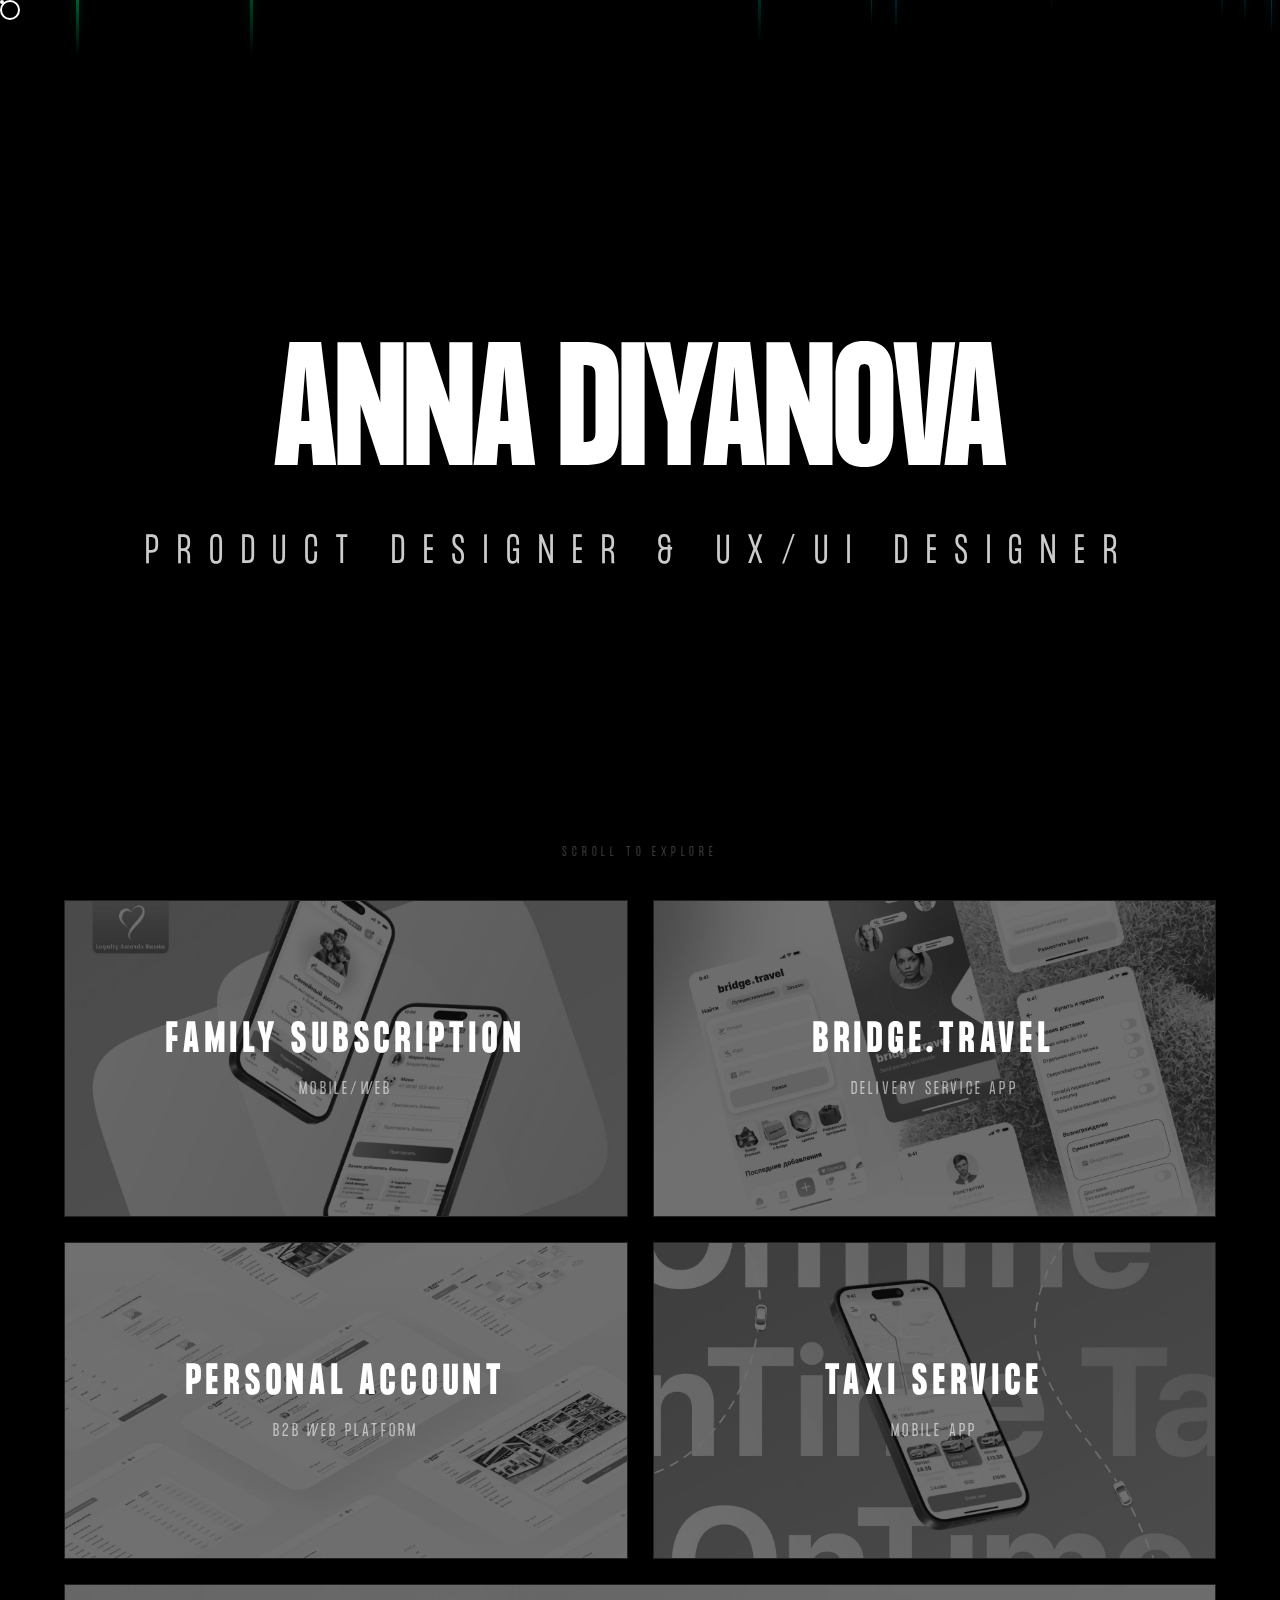
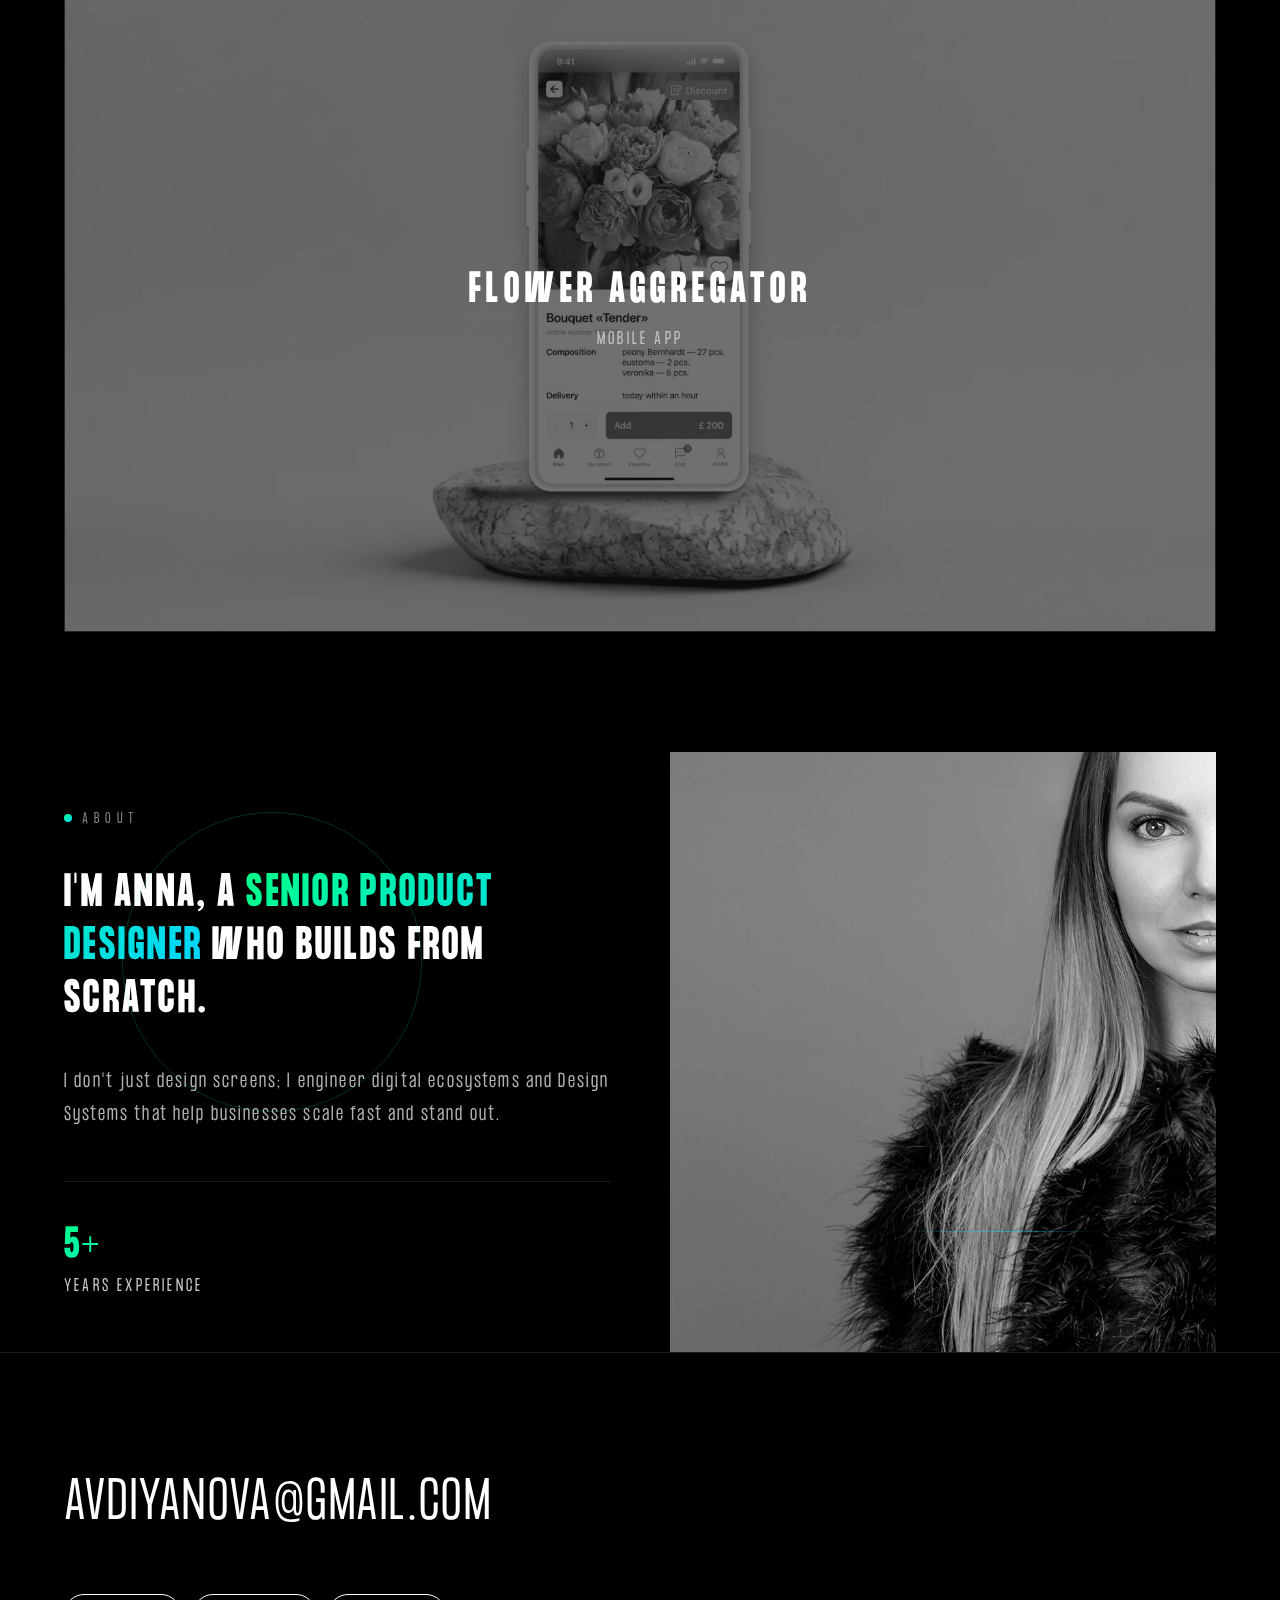
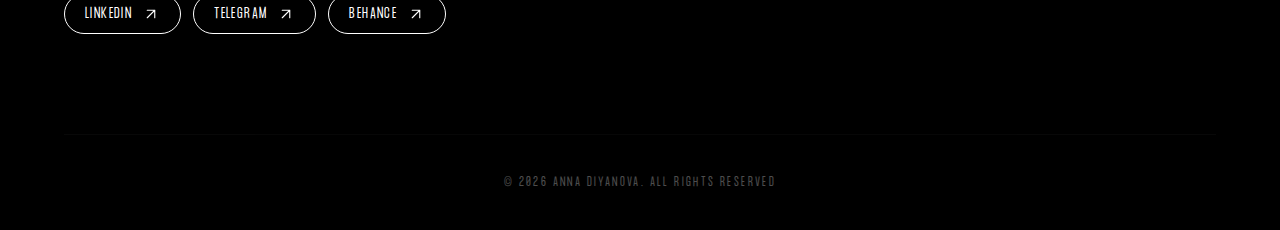
<file: index.html>
<!doctype html>
<html lang="ru">
    <head>
        <meta charset="UTF-8" />
        <meta name="viewport" content="width=device-width, initial-scale=1.0" />

        <!-- 1. ЗАГОЛОВОК -->
        <title>Anna Diyanova | Senior Product Designer Portfolio</title>

        <!-- 2. ОПИСАНИЕ  -->
        <meta
            name="description"
            content="Portfolio of Anna Diyanova, a Senior Product Designer & UX/UI specialist based in [Твой Город]. Specializing in Design Systems, B2B, and Complex Ecosystems."
        />

        <meta
            name="keywords"
            content="Anna Diyanova, Анна Диянова, Product Designer, UX/UI, Portfolio, Design Systems"
        />

        <meta name="author" content="Anna Diyanova" />

        <!-- 5. OPEN GRAPH  -->
        <meta property="og:title" content="Anna Diyanova | Product Designer" />
        <meta
            property="og:description"
            content="Senior Product Designer portfolio. Ecosystems, B2B, and AI-driven design."
        />
        <meta
            property="og:image"
            content="https://annadiyanova.site/img/og-image.jpg"
        />
        <!-- Сделай скриншот сайта и назови его og-image.jpg -->
        <meta property="og:url" content="https://annadiyanova.site/" />
        <meta property="og:type" content="website" />

        <!-- Стили -->
        <link rel="stylesheet" href="css/style.css" />
        <link rel="stylesheet" href="css/cursor.css" />
        <link rel="icon" type="image/png" href="img/favicon.png" />
        <link rel="apple-touch-icon" href="img/favicon.png" />
    </head>
    <body>
        <div class="main-wrapper">
            <section class="hero-sticky-box">
                <div class="beams-container" id="beamsContainer"></div>
                <h1>Anna Diyanova</h1>
                <p class="hero-subtitle">Product Designer & UX/UI Designer</p>
                <div class="scroll-hint">scroll to explore</div>
            </section>

            <section class="projects">
                <div class="project-grid">
                    <a href="javascript:void(0)" class="project-card">
                        <img src="img/work1.jpg" alt="" />
                        <div class="project-info">
                            <h3>Family Subscription</h3>
                            <p class="project-subtitle">Mobile/Web</p>
                        </div>
                    </a>
                    <a href="javascript:void(0)" class="project-card">
                        <img src="img/work2.jpg" alt="" />
                        <div class="project-info">
                            <h3>Bridge.Travel</h3>
                            <p class="project-subtitle">Delivery Service App</p>
                        </div>
                    </a>
                    <a href="javascript:void(0)" class="project-card">
                        <img src="img/work3.jpg" alt="" />
                        <div class="project-info">
                            <h3>Personal Account</h3>
                            <p class="project-subtitle">B2B Web Platform</p>
                        </div>
                    </a>
                    <a href="javascript:void(0)" class="project-card">
                        <img src="img/work4.jpg" alt="" />
                        <div class="project-info">
                            <h3>Taxi Service</h3>
                            <p class="project-subtitle">Mobile App</p>
                        </div>
                    </a>
                    <a href="javascript:void(0)" class="project-card">
                        <img src="img/work5.jpg" alt="" />
                        <div class="project-info">
                            <h3>Flower Aggregator</h3>
                            <p class="project-subtitle">Mobile App</p>
                        </div>
                    </a>
                </div>
            </section>
        </div>

        <!-- ABOUT СЕКЦИЯ -->
        <section class="about-section">
            <div class="about-container">
                <div class="about-grid">
                    <!-- Левая колонка с текстом -->
                    <div class="about-text-block">
                        <div class="about-label">
                            <span class="accent-dot"></span>
                            About
                        </div>
                        <h2 class="about-title">
                            I'm Anna, a
                            <span class="accent-text"
                                >Senior Product Designer</span
                            >
                            who builds from scratch.
                        </h2>
                        <p class="about-description">
                            I don't just design screens; I engineer digital
                            ecosystems and Design Systems that help businesses
                            scale fast and stand out.
                        </p>
                        <div class="about-stats">
                            <div class="stat-item">
                                <span class="stat-number">5+</span>
                                <span class="stat-label">Years Experience</span>
                            </div>
                        </div>
                    </div>

                    <!-- Правая колонка с фото -->
                    <div class="about-image-block">
                        <div class="about-image-wrapper">
                            <div class="image-accent-bg"></div>
                            <img
                                src="img/me-big.jpg"
                                alt="Anna Diyanova"
                                class="about-image"
                            />
                            <div class="image-overlay-grid"></div>
                        </div>
                    </div>
                </div>

                <!-- Декоративные элементы -->
                <div class="about-decoration">
                    <div class="deco-circle"></div>
                    <div class="deco-line"></div>
                </div>
            </div>
        </section>

        <!-- СЕКЦИЯ С БОЛЬШИМ ФОТО (старая) -->
        <section class="about-photo-section" style="display: none">
            <div class="photo-container">
                <div class="photo-wrapper">
                    <img src="img/me-big.jpg" alt="Anna Diyanova" />
                </div>
            </div>
        </section>

        <footer>
            <div class="footer-content">
                <div class="footer-email">
                    <a href="mailto:avdiyanova@gmail.com"
                        >avdiyanova@gmail.com</a
                    >
                </div>

                <div class="footer-social">
                    <a
                        href="https://www.linkedin.com/in/anna-diyanova-750b0525a/"
                        target="_blank"
                        rel="noopener"
                        >linkedin</a
                    >
                    <a
                        href="https://t.me/anna_diyanova"
                        target="_blank"
                        rel="noopener"
                        >telegram</a
                    >
                    <a
                        href="https://www.behance.net/annadiyanova"
                        target="_blank"
                        rel="noopener"
                        >behance</a
                    >
                </div>

                <div class="footer-bottom">
                    © 2026 ANNA DIYANOVA. ALL RIGHTS RESERVED
                </div>
            </div>
        </footer>

        <!-- Кастомный курсор -->
        <div class="custom-cursor"></div>
        <div class="cursor-dot"></div>

        <!-- Подключаем скрипты -->
        <script src="js/main.js"></script>
        <script src="js/cursor.js"></script>
    </body>
</html>
</file>
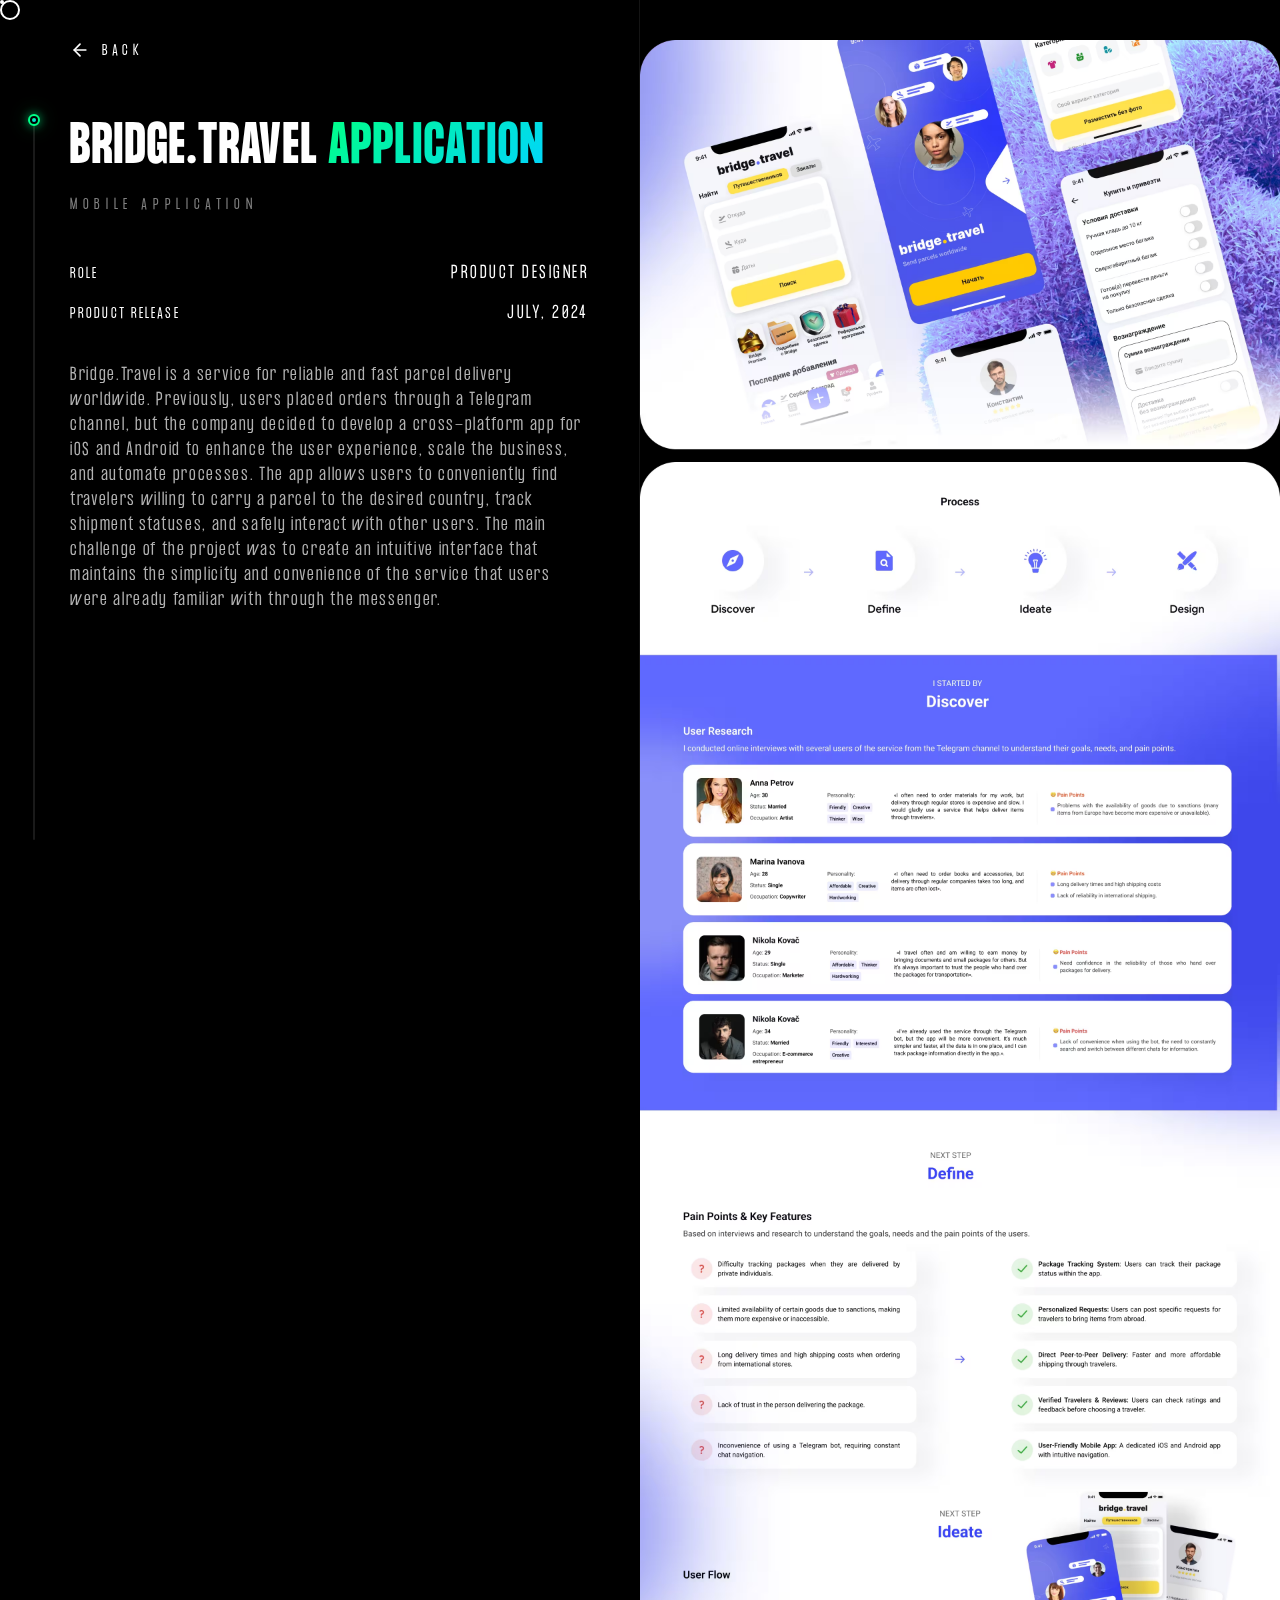
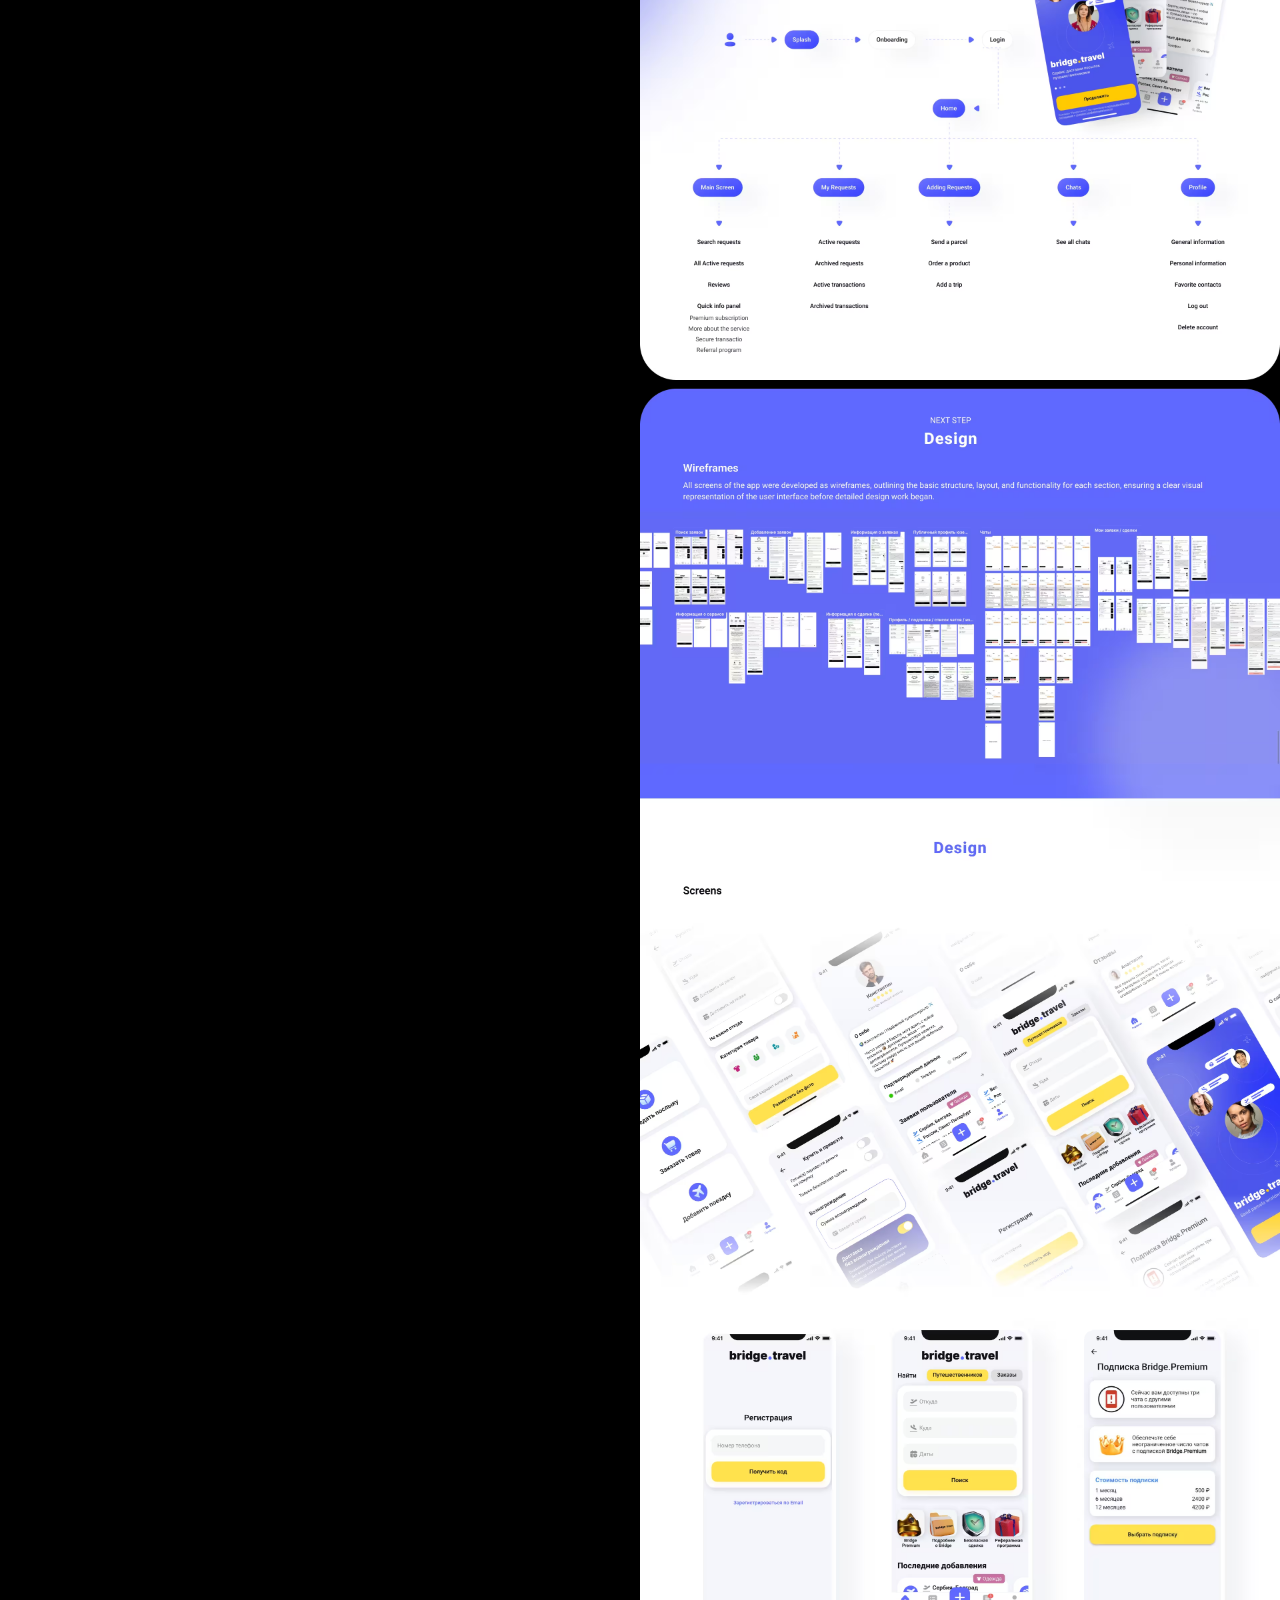
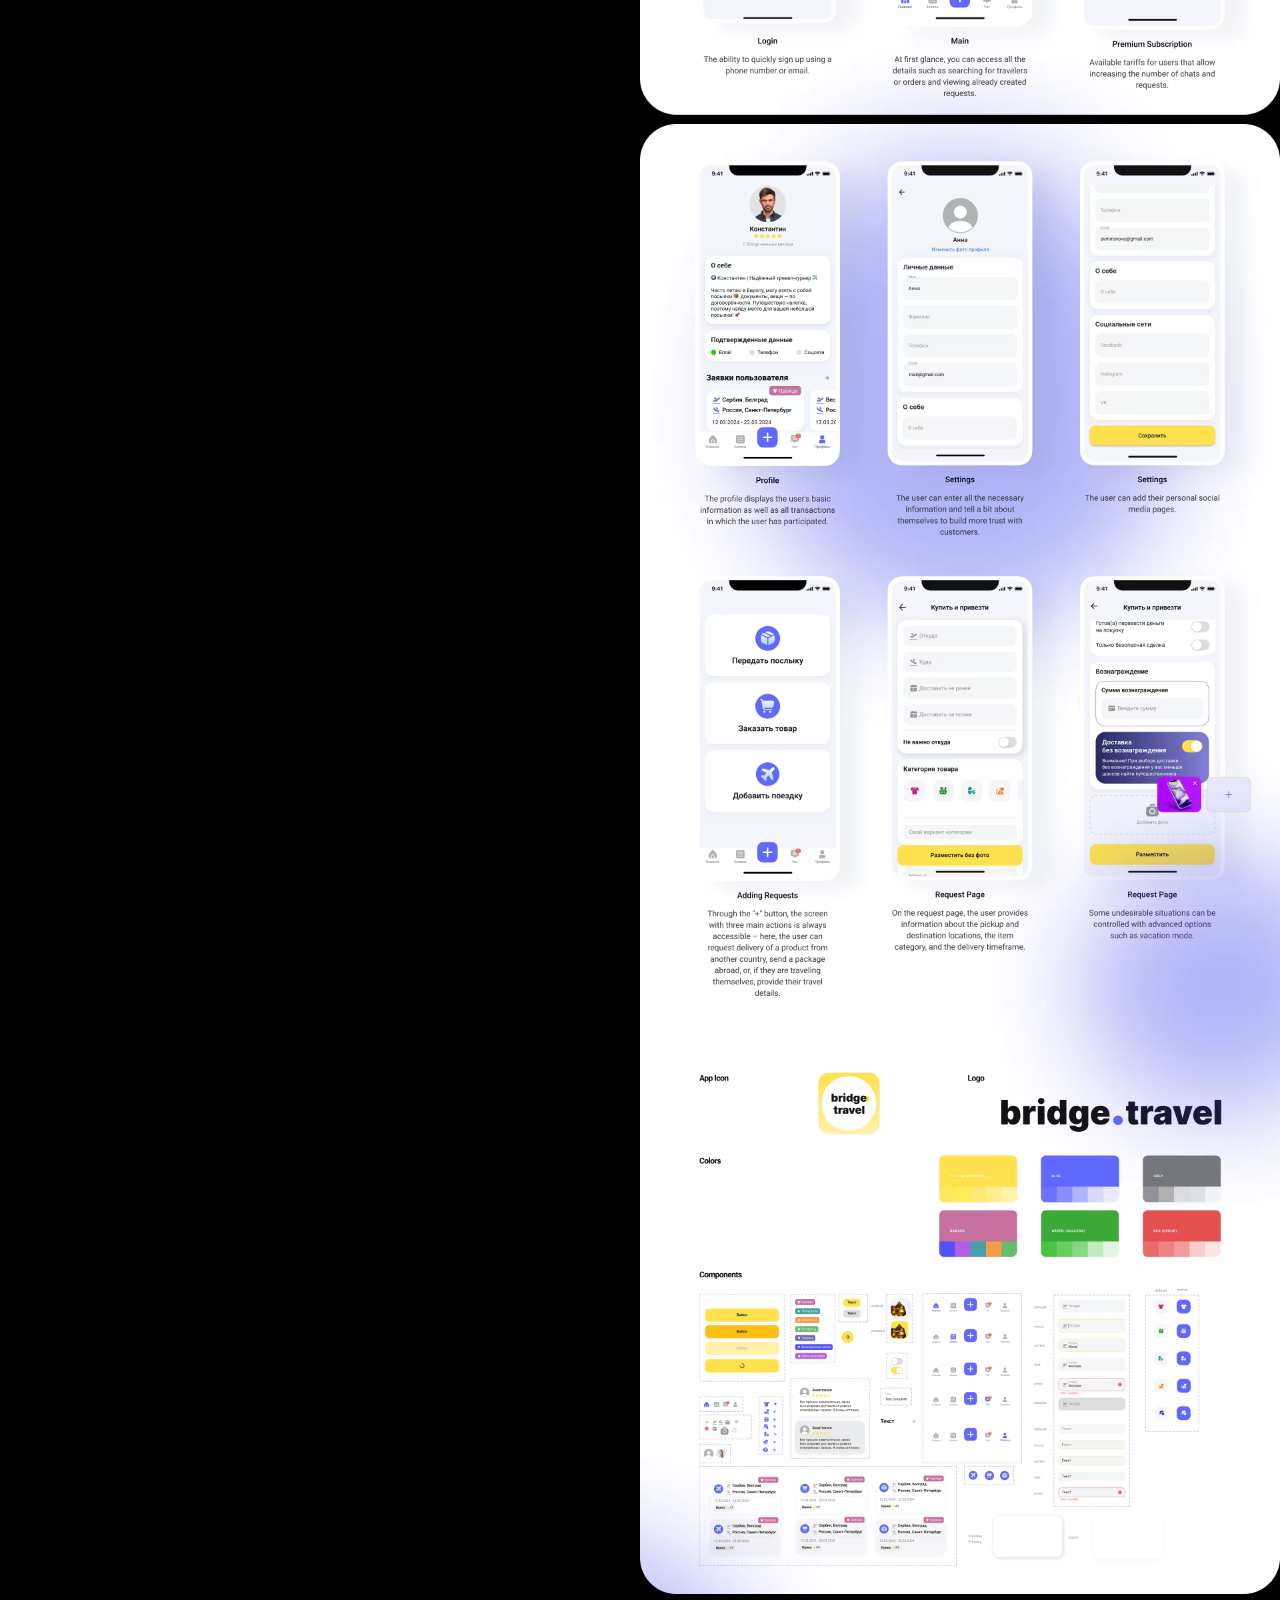
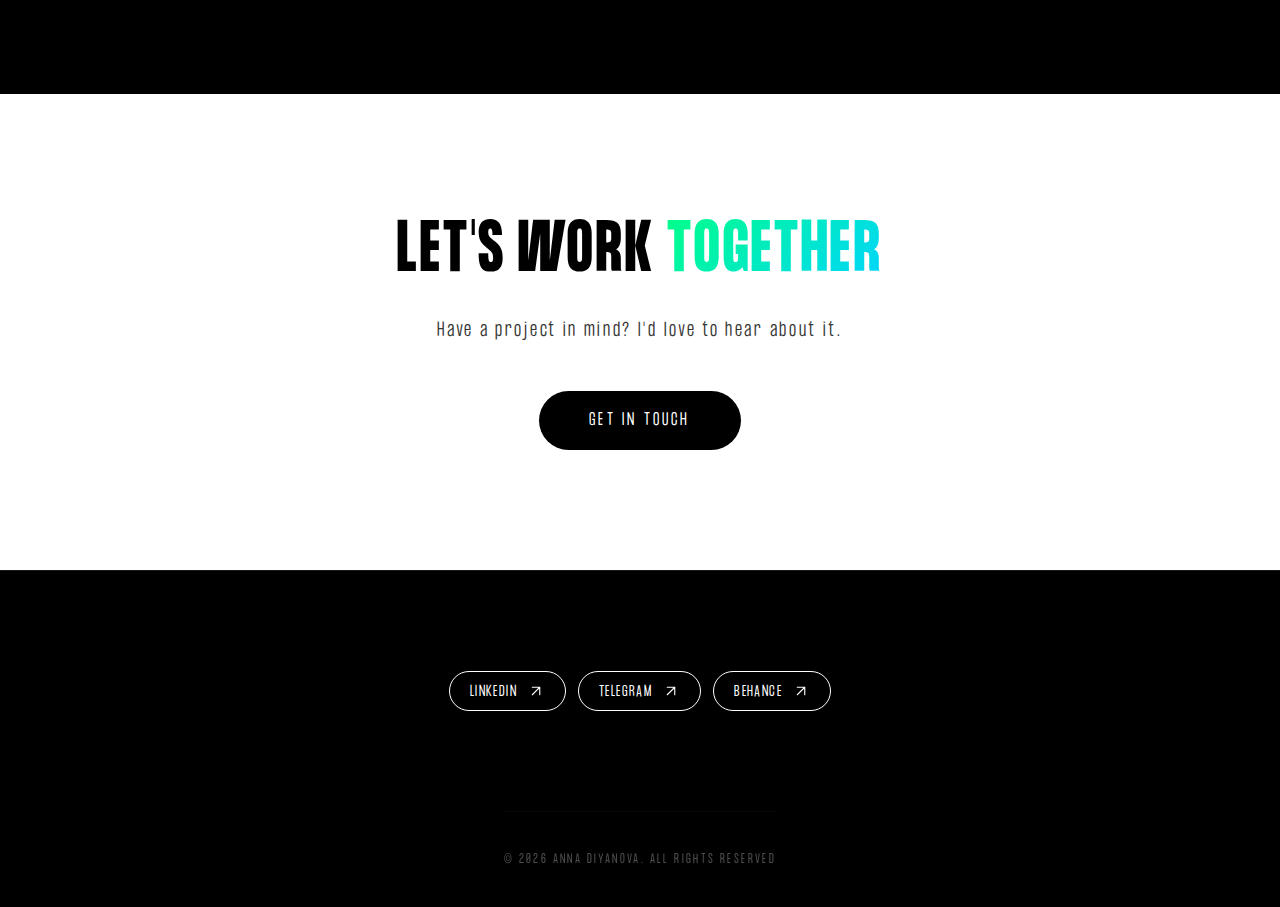
<file: case-bridge_travel.html>
<!doctype html>
<html lang="en">
    <head>
        <meta charset="UTF-8" />
        <meta name="viewport" content="width=device-width, initial-scale=1.0" />
        <title>Bridge Travel — Anna Diyanova</title>
        <link rel="stylesheet" href="css/style.css" />
        <link rel="stylesheet" href="css/cursor.css" />
        <link rel="stylesheet" href="css/case-study.css" />
        <link rel="icon" type="image/png" href="img/favicon.png" />
    </head>
    <body>
        <!-- TRACING BEAM — вне case-layout! -->
        <div class="tracing-beam">
            <div class="beam-line">
                <div class="beam-progress"></div>
            </div>
            <div class="beam-dot"></div>
        </div>

        <div class="case-layout">
            <!-- ЛЕВАЯ КОЛОНКА -->
            <div class="case-info">
                <a href="index.html#projects" class="case-back">
                    <svg
                        class="back-arrow"
                        xmlns="http://www.w3.org/2000/svg"
                        width="20"
                        height="20"
                        viewBox="0 0 24 24"
                        fill="none"
                        stroke="white"
                        stroke-width="2"
                        stroke-linecap="round"
                        stroke-linejoin="round"
                    >
                        <defs>
                            <linearGradient
                                id="gradient"
                                x1="0%"
                                y1="0%"
                                x2="24"
                                y2="24"
                                gradientUnits="userSpaceOnUse"
                            >
                                <stop offset="0%" stop-color="#00ff88" />
                                <stop offset="100%" stop-color="#00d4ff" />
                            </linearGradient>
                        </defs>
                        <line x1="19" y1="12" x2="5" y2="12"></line>
                        <polyline points="12 19 5 12 12 5"></polyline>
                    </svg>
                    <span class="back-text">Back</span>
                </a>

                <h1 class="case-title">
                    Bridge.Travel <span class="case-accent">Application</span>
                </h1>

                <p class="case-type">Mobile Application</p>

                <div class="case-details">
                    <div class="case-detail-item">
                        <span class="case-label">Role</span>
                        <span class="case-value">Product Designer</span>
                    </div>

                    <div class="case-detail-item">
                        <span class="case-label">Product release</span>
                        <span class="case-value">July, 2024</span>
                    </div>
                </div>

                <p class="case-description">
                    Bridge.Travel is a service for reliable and fast parcel
                    delivery worldwide. Previously, users placed orders through
                    a Telegram channel, but the company decided to develop a
                    cross-platform app for iOS and Android to enhance the user
                    experience, scale the business, and automate processes. The
                    app allows users to conveniently find travelers willing to
                    carry a parcel to the desired country, track shipment
                    statuses, and safely interact with other users. The main
                    challenge of the project was to create an intuitive
                    interface that maintains the simplicity and convenience of
                    the service that users were already familiar with through
                    the messenger.
                </p>
            </div>

            <!-- ПРАВАЯ КОЛОНКА -->
            <div class="case-gallery">
                <img src="img/cases/bridgetravel-00.avif" alt="Cover" />
                <img src="img/cases/bridgetravel-01.avif" alt="Discover" />
                <img
                    src="img/cases/bridgetravel-02.avif"
                    alt="Screens Design"
                />
                <img src="img/cases/bridgetravel-03.avif" alt="Design System" />
            </div>
        </div>

        <!-- CTA БЛОК -->
        <section class="case-cta">
            <h2 class="case-cta-title">
                Let's Work <span class="accent-text">Together</span>
            </h2>
            <p class="case-cta-subtitle">
                Have a project in mind? I'd love to hear about it.
            </p>
            <a href="mailto:avdiyanova@gmail.com" class="case-cta-button">
                Get In Touch
            </a>
        </section>

        <!-- ФУТЕР -->
        <footer>
            <div class="footer-content">
                <div class="footer-social">
                    <a
                        href="https://www.linkedin.com/in/anna-diyanova-750b0525a/"
                        target="_blank"
                        rel="noopener"
                        >linkedin</a
                    >
                    <a
                        href="https://t.me/anna_diyanova"
                        target="_blank"
                        rel="noopener"
                        >telegram</a
                    >
                    <a
                        href="https://www.behance.net/annadiyanova"
                        target="_blank"
                        rel="noopener"
                        >behance</a
                    >
                </div>

                <div class="footer-bottom">
                    © 2026 ANNA DIYANOVA. ALL RIGHTS RESERVED
                </div>
            </div>
        </footer>

        <!-- Кастомный курсор -->
        <div class="custom-cursor"></div>
        <div class="cursor-dot"></div>

        <script src="js/cursor.js"></script>
        <script src="js/main.js"></script>
        <script src="js/tracing-beam.js"></script>
    </body>
</html>
</file>
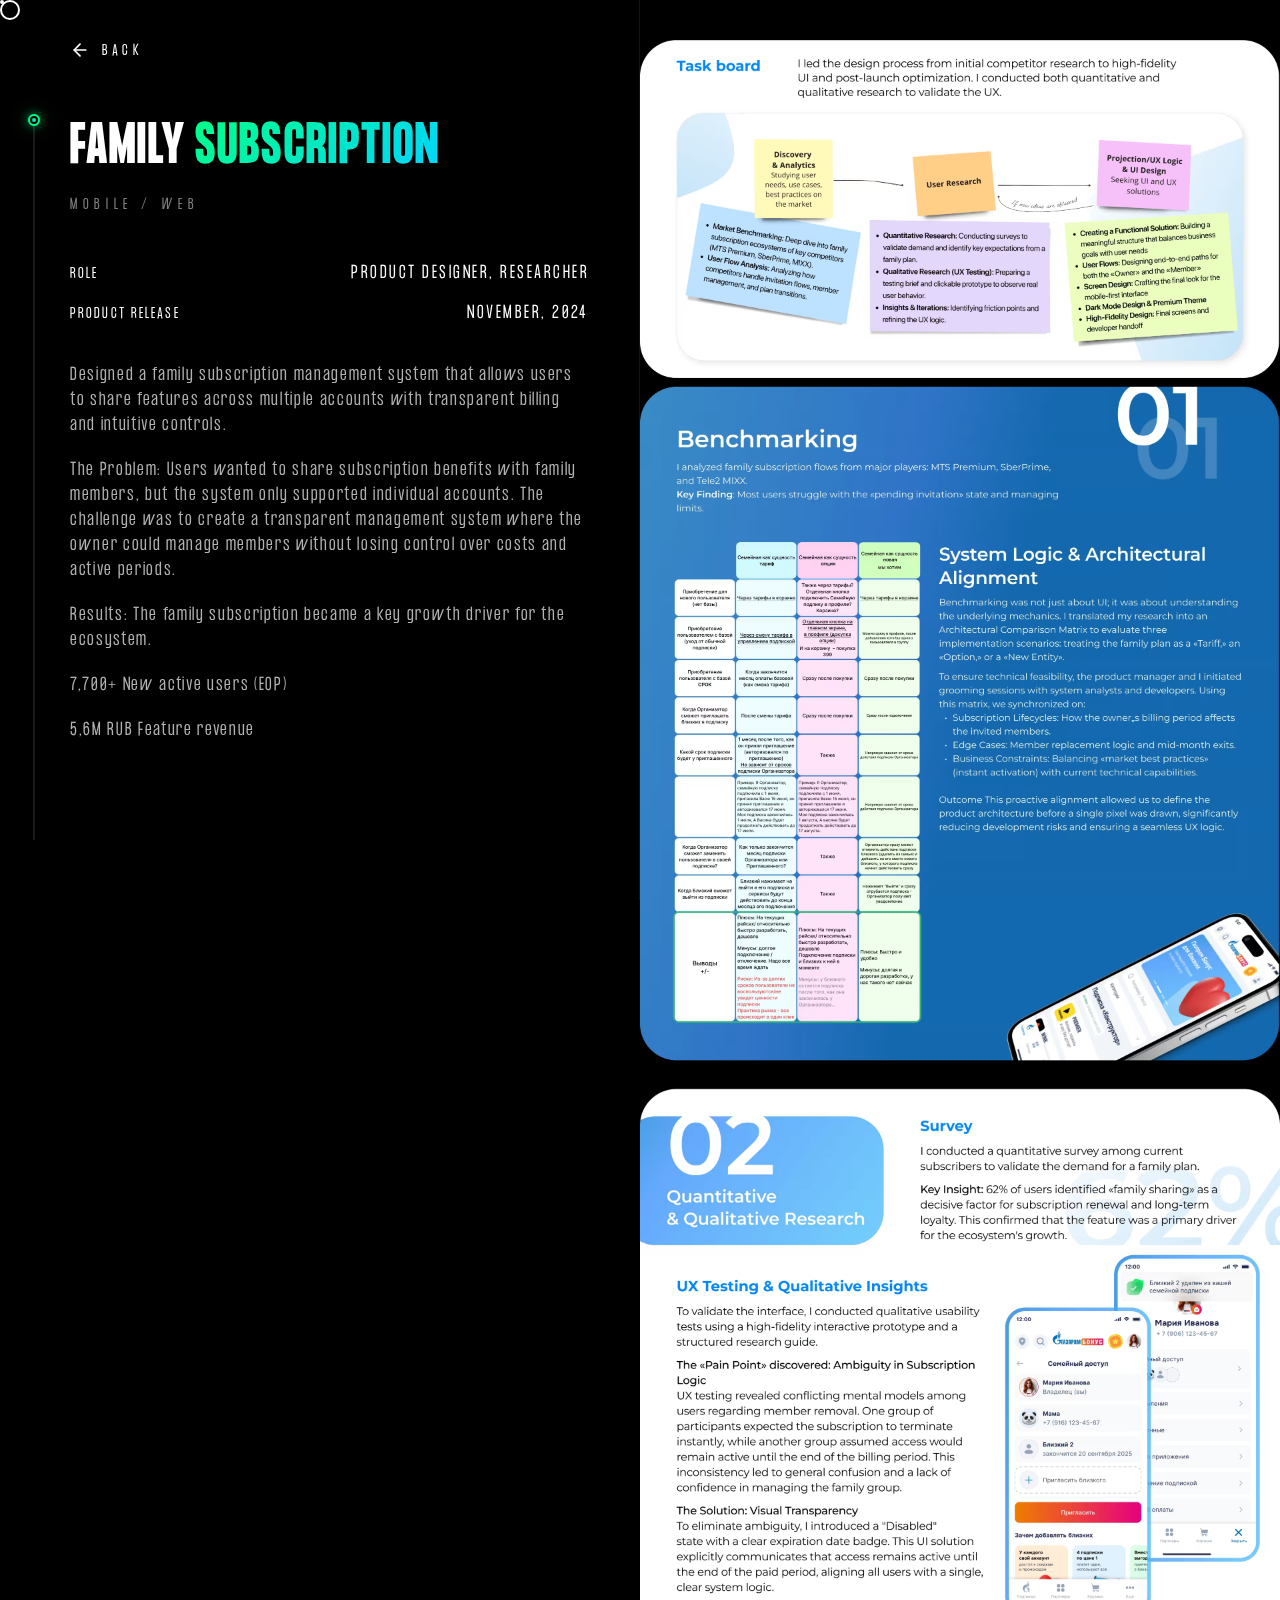
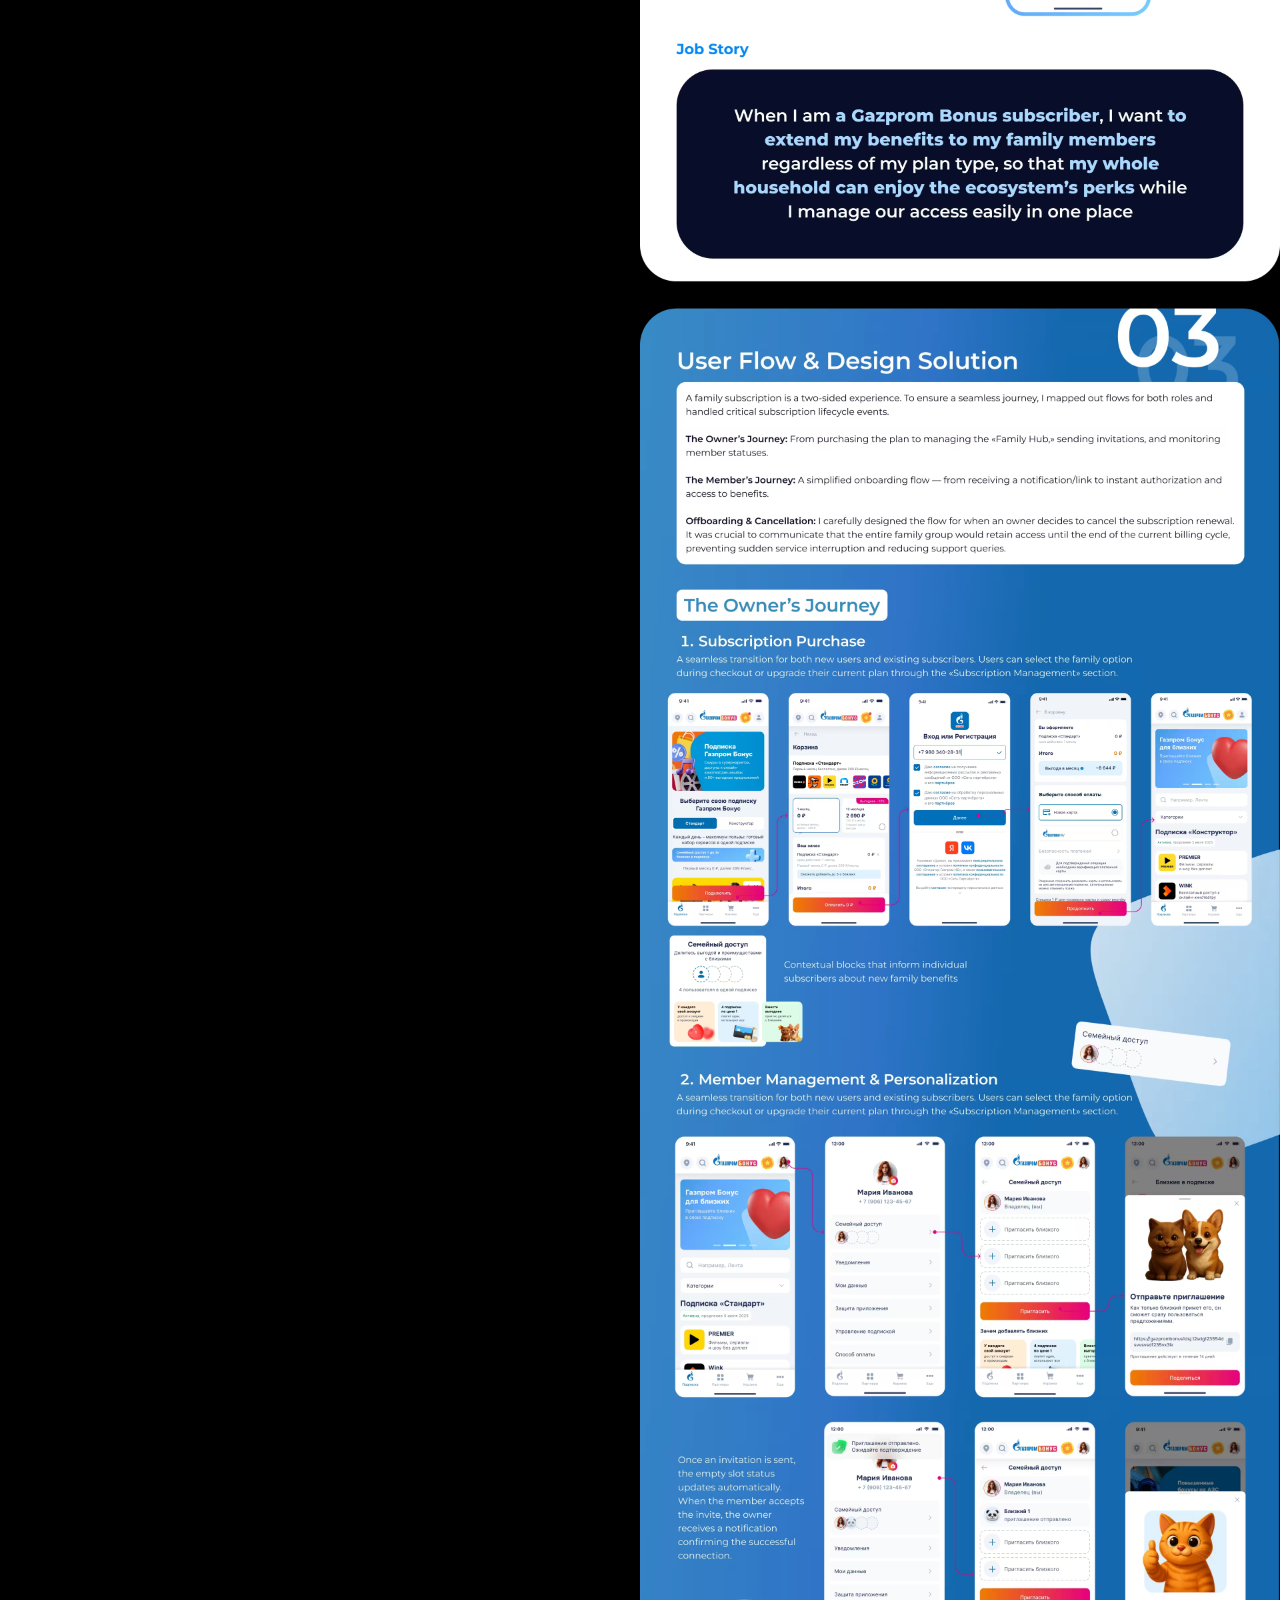
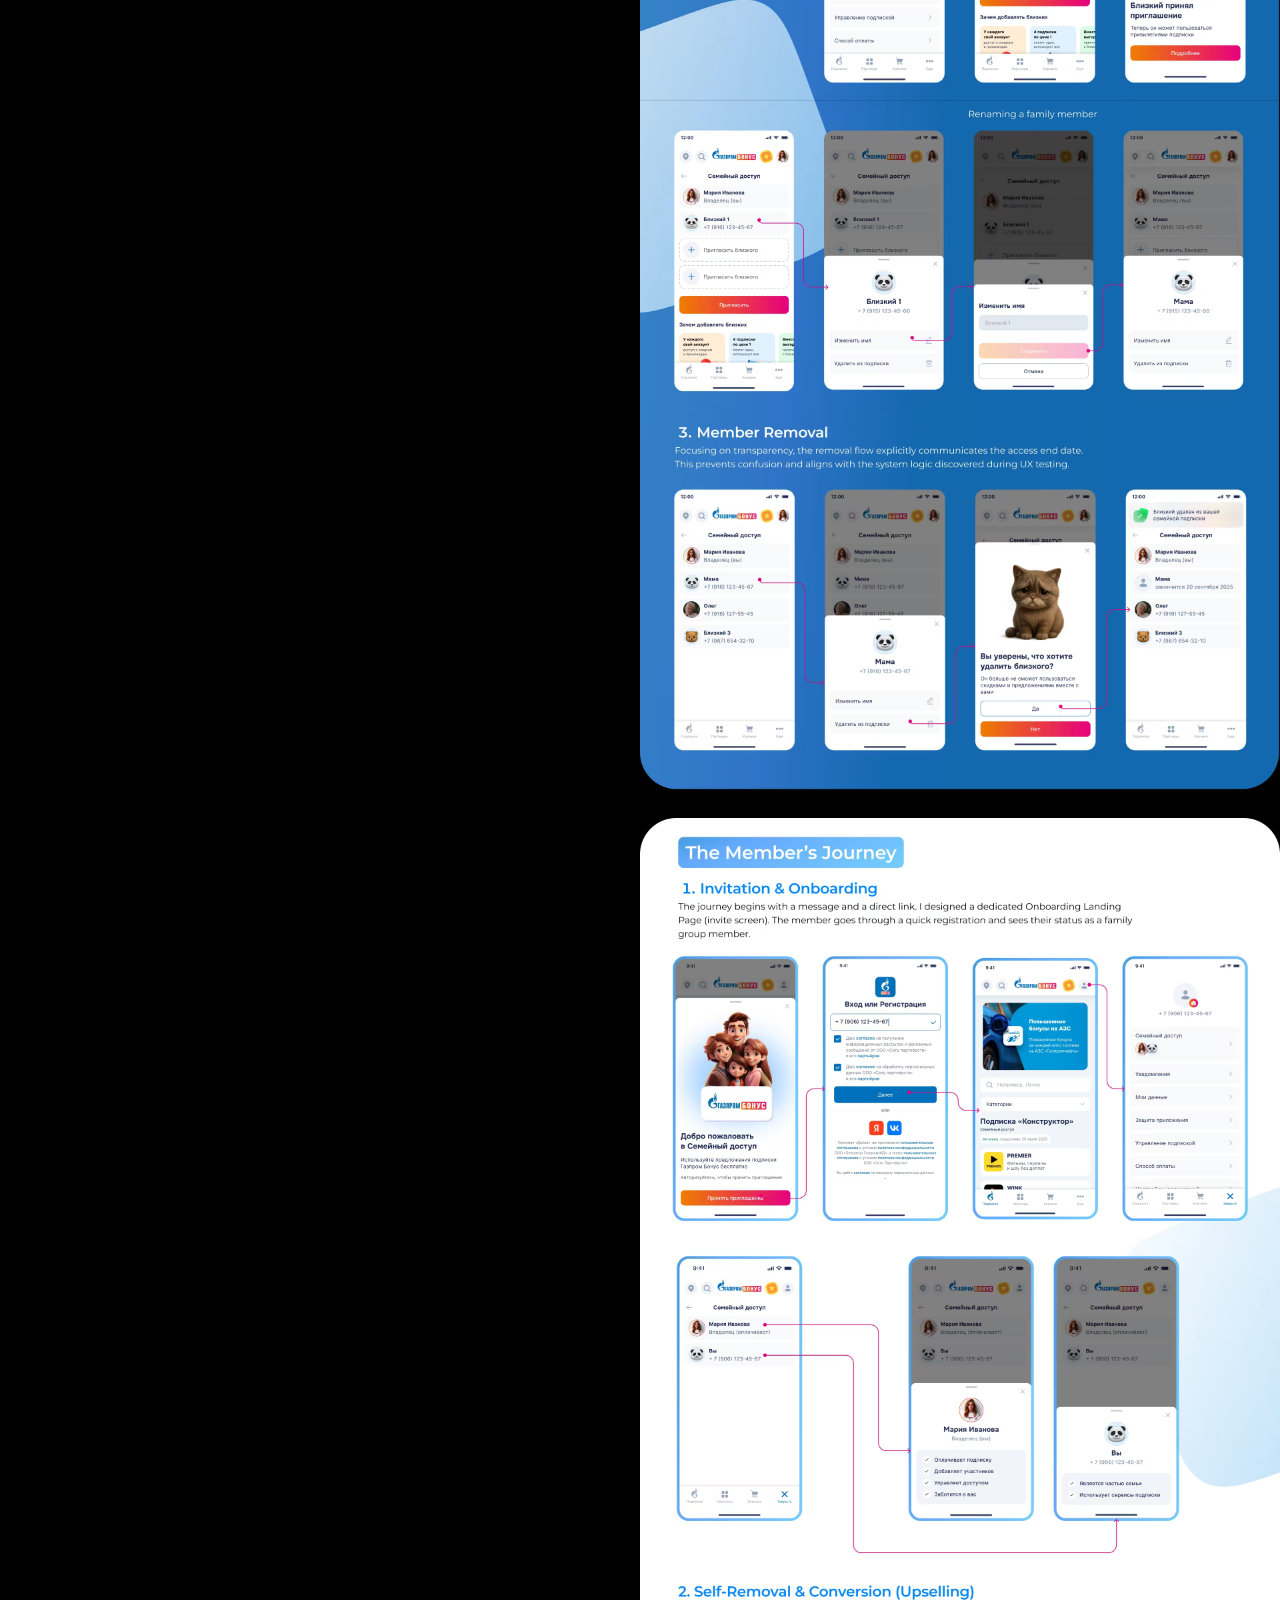
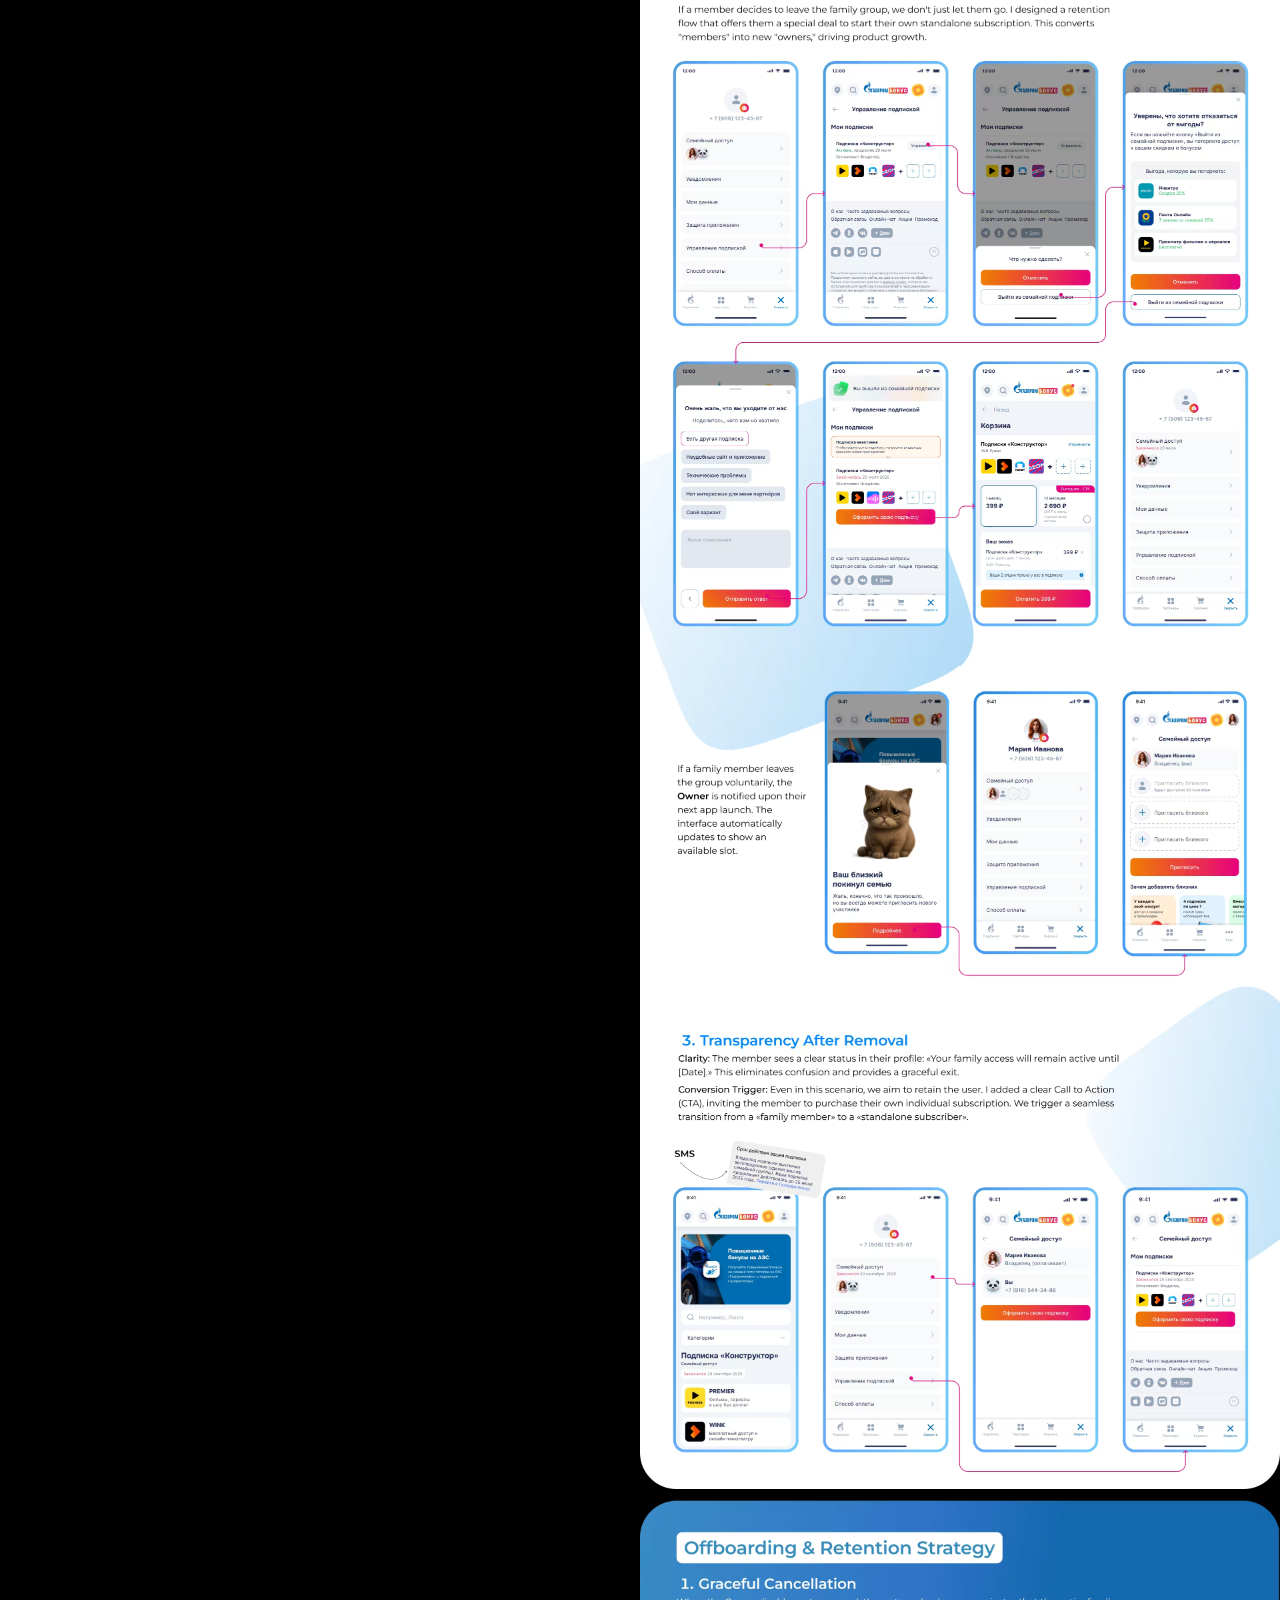
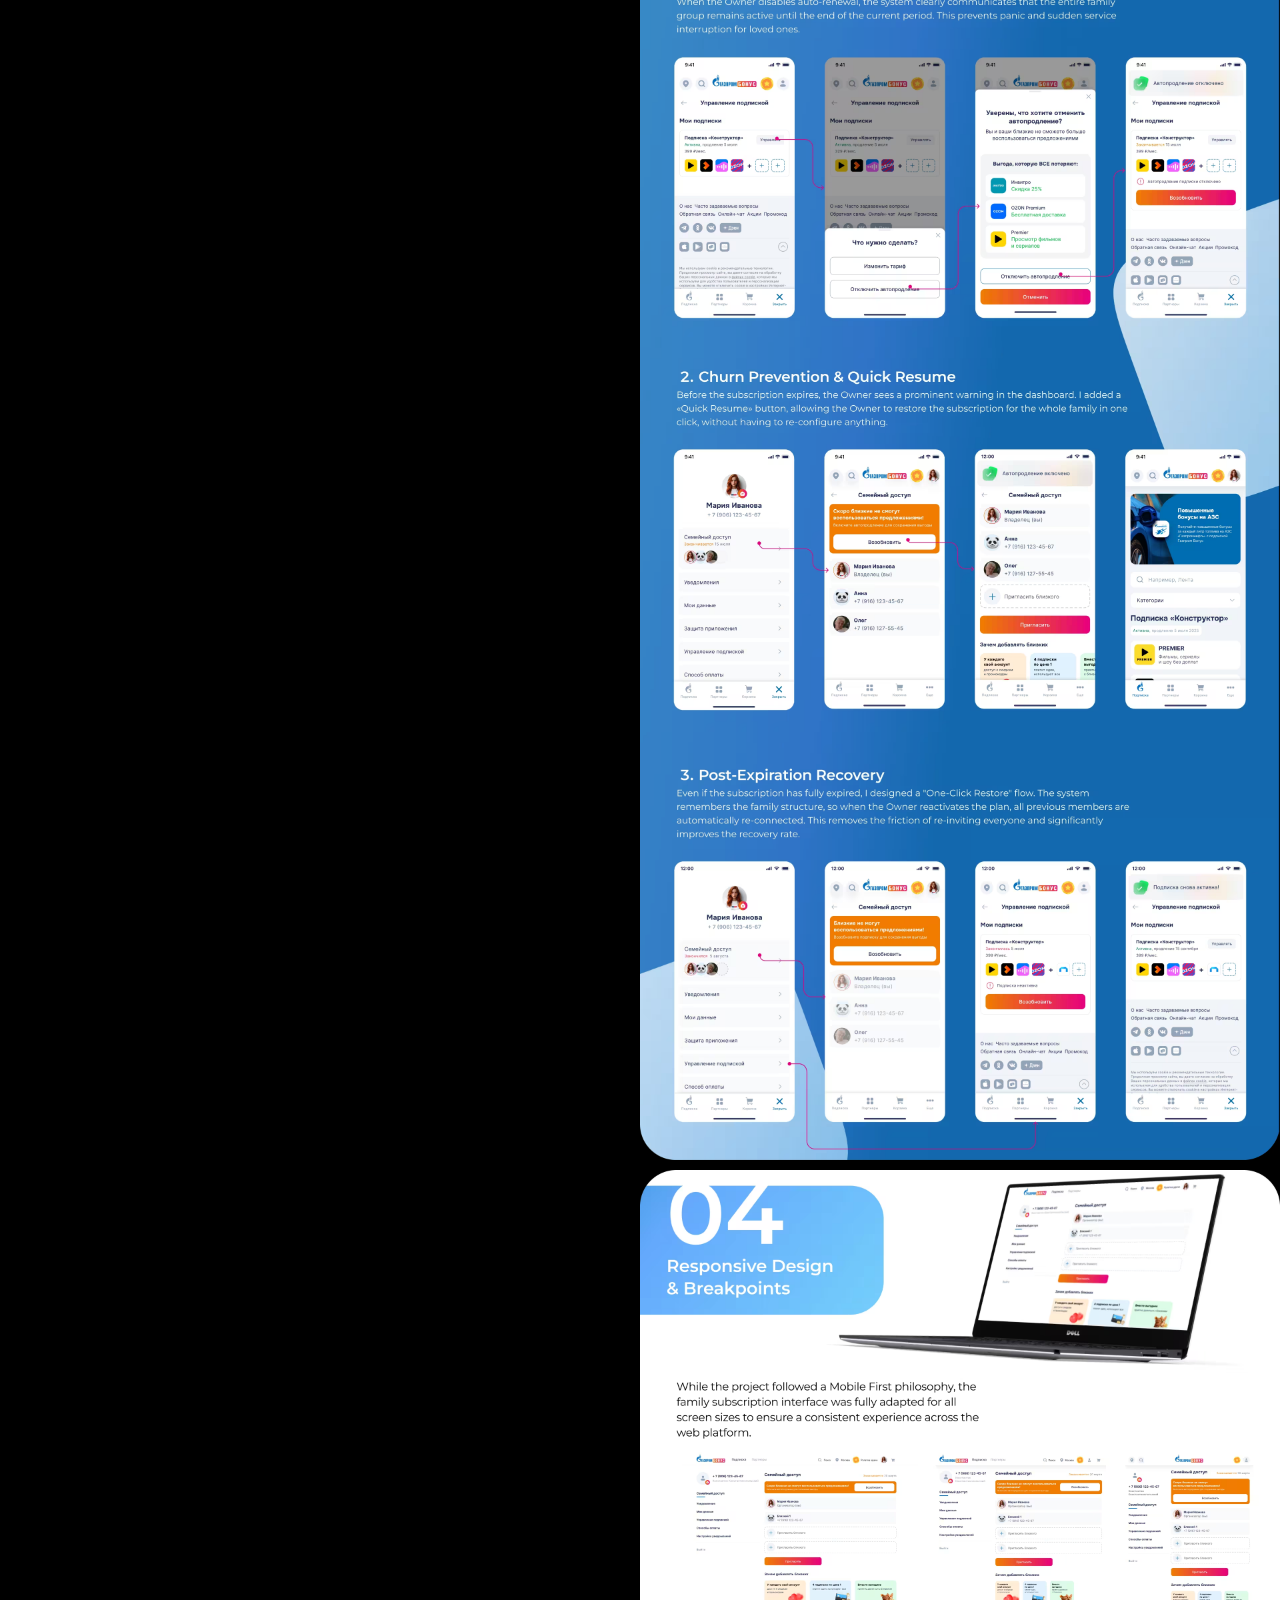
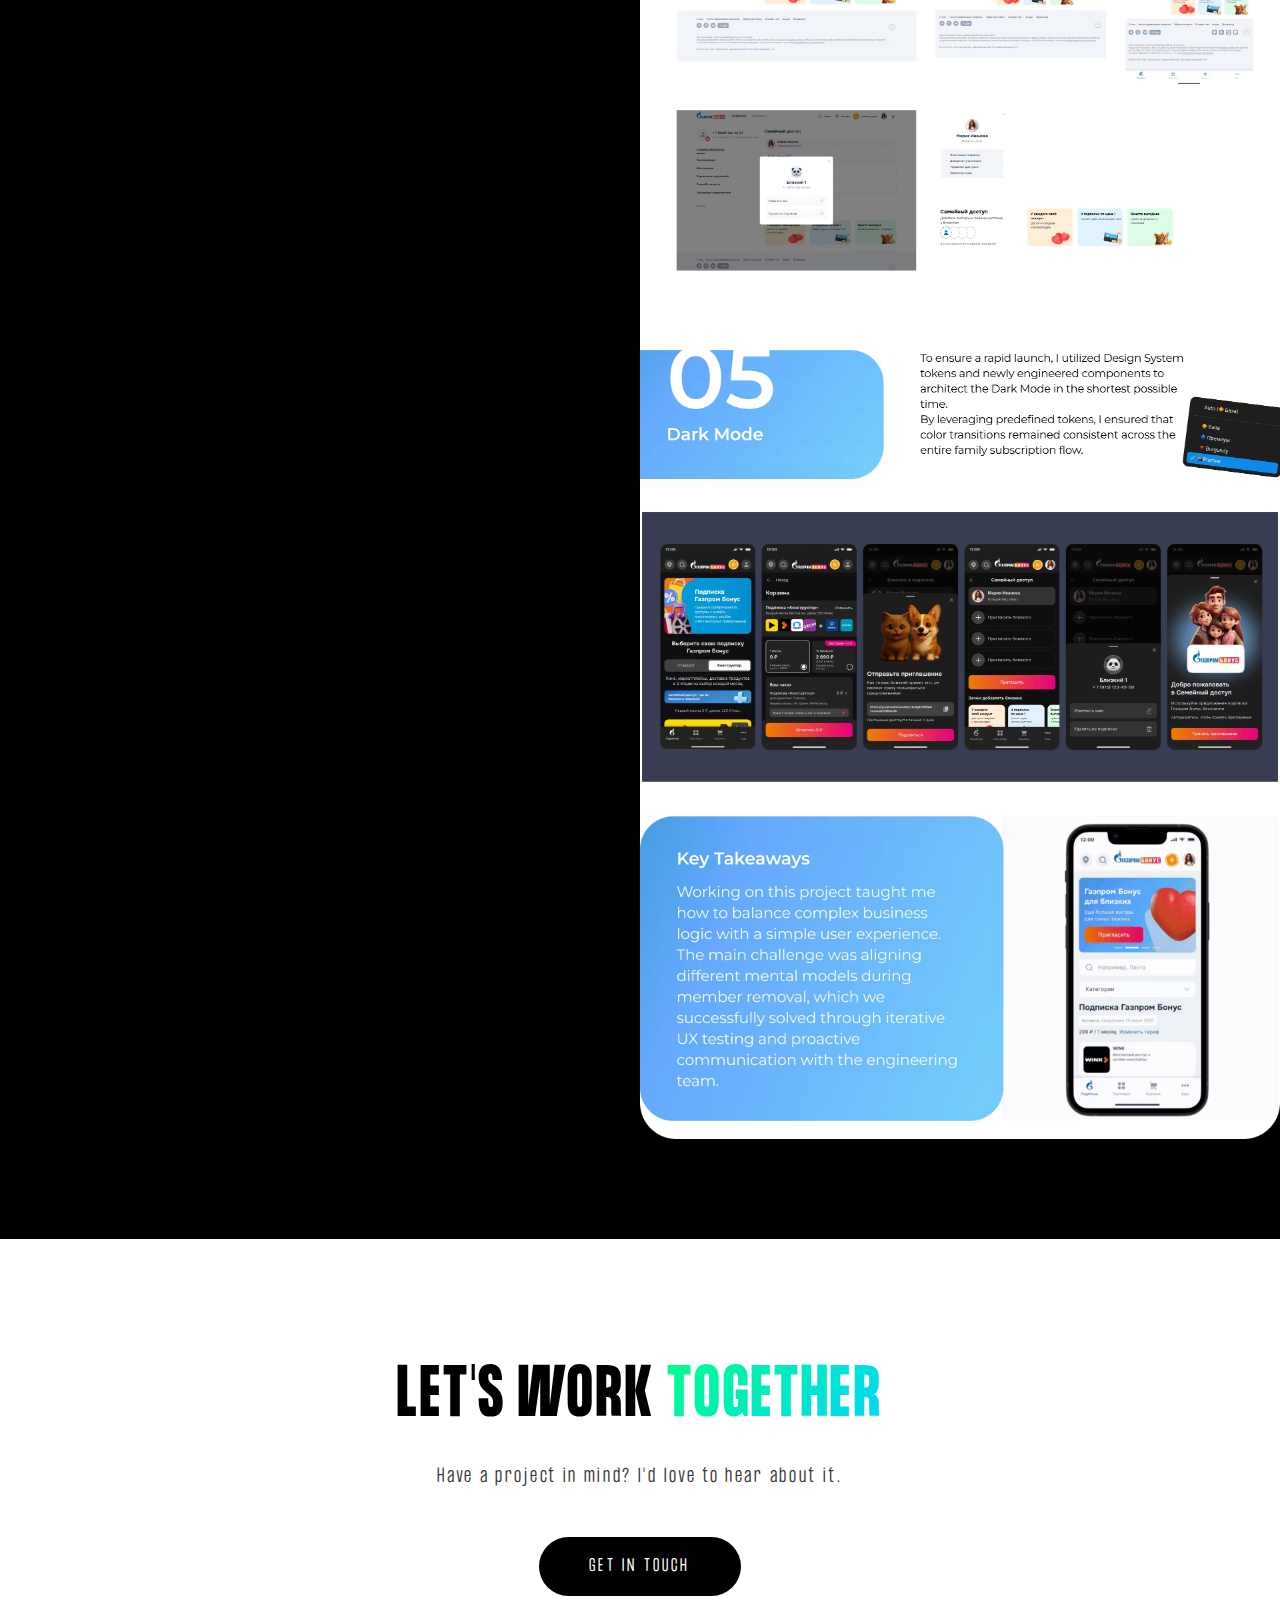
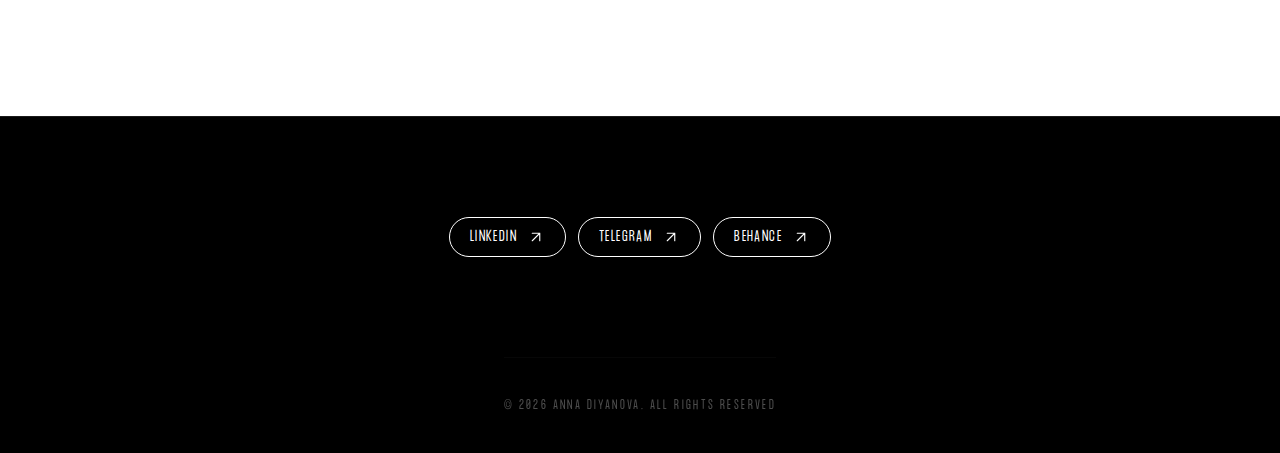
<file: case-family.html>
<!doctype html>
<html lang="en">
    <head>
        <meta charset="UTF-8" />
        <meta name="viewport" content="width=device-width, initial-scale=1.0" />
        <title>Family Subscription — Anna Diyanova</title>
        <link rel="stylesheet" href="css/style.css" />
        <link rel="stylesheet" href="css/cursor.css" />
        <link rel="stylesheet" href="css/case-study.css" />
        <link rel="icon" type="image/png" href="img/favicon.png" />
    </head>
    <body>
        <!-- TRACING BEAM — вне case-layout! -->
        <div class="tracing-beam">
            <div class="beam-line">
                <div class="beam-progress"></div>
            </div>
            <div class="beam-dot"></div>
        </div>

        <div class="case-layout">
            <!-- ЛЕВАЯ КОЛОНКА -->
            <div class="case-info">
                <a href="index.html#projects" class="case-back">
                    <svg
                        class="back-arrow"
                        xmlns="http://www.w3.org/2000/svg"
                        width="20"
                        height="20"
                        viewBox="0 0 24 24"
                        fill="none"
                        stroke="white"
                        stroke-width="2"
                        stroke-linecap="round"
                        stroke-linejoin="round"
                    >
                        <defs>
                            <linearGradient
                                id="gradient"
                                x1="0%"
                                y1="0%"
                                x2="24"
                                y2="24"
                                gradientUnits="userSpaceOnUse"
                            >
                                <stop offset="0%" stop-color="#00ff88" />
                                <stop offset="100%" stop-color="#00d4ff" />
                            </linearGradient>
                        </defs>
                        <line x1="19" y1="12" x2="5" y2="12"></line>
                        <polyline points="12 19 5 12 12 5"></polyline>
                    </svg>
                    <span class="back-text">Back</span>
                </a>

                <h1 class="case-title">
                    Family <span class="case-accent">Subscription</span>
                </h1>

                <p class="case-type">Mobile / Web</p>

                <div class="case-details">
                    <div class="case-detail-item">
                        <span class="case-label">Role</span>
                        <span class="case-value"
                            >Product Designer, Researcher</span
                        >
                    </div>

                    <div class="case-detail-item">
                        <span class="case-label">Product release</span>
                        <span class="case-value">November, 2024</span>
                    </div>
                </div>

                <p class="case-description">
                    Designed a family subscription management system that allows
                    users to share features across multiple accounts with
                    transparent billing and intuitive controls.
                </p>
                <p class="case-description">
                    The Problem: Users wanted to share subscription benefits
                    with family members, but the system only supported
                    individual accounts. The challenge was to create a
                    transparent management system where the owner could manage
                    members without losing control over costs and active
                    periods.
                </p>
                <p class="case-description">
                    Results: The family subscription became a key growth driver
                    for the ecosystem.
                </p>
                <p class="case-description">7,700+ New active users (EOP)</p>
                <p class="case-description">5,6M RUB Feature revenue</p>
            </div>

            <!-- ПРАВАЯ КОЛОНКА -->
            <div class="case-gallery">
                <img src="img/cases/family-sub-01.avif" alt="Task board" />
                <img
                    src="img/cases/family-sub-02.avif"
                    alt="Quantitative & Qualitative Research"
                />
                <img
                    src="img/cases/family-sub-03.avif"
                    alt="Mobile screens The Owner's Journey"
                />
                <img
                    src="img/cases/family-sub-04.avif"
                    alt="Mobile screens The Member's Journey"
                />
                <img
                    src="img/cases/family-sub-05.avif"
                    alt="Offboarding & Retention Strategy"
                />
                <img
                    src="img/cases/family-sub-06.avif"
                    alt="Responsive Design & Breakpoints"
                />
            </div>
        </div>

        <!-- CTA БЛОК -->
        <section class="case-cta">
            <h2 class="case-cta-title">
                Let's Work <span class="accent-text">Together</span>
            </h2>
            <p class="case-cta-subtitle">
                Have a project in mind? I'd love to hear about it.
            </p>
            <a href="mailto:avdiyanova@gmail.com" class="case-cta-button">
                Get In Touch
            </a>
        </section>

        <!-- ФУТЕР -->
        <footer>
            <div class="footer-content">
                <div class="footer-social">
                    <a
                        href="https://www.linkedin.com/in/anna-diyanova-750b0525a/"
                        target="_blank"
                        rel="noopener"
                        >linkedin</a
                    >
                    <a
                        href="https://t.me/anna_diyanova"
                        target="_blank"
                        rel="noopener"
                        >telegram</a
                    >
                    <a
                        href="https://www.behance.net/annadiyanova"
                        target="_blank"
                        rel="noopener"
                        >behance</a
                    >
                </div>

                <div class="footer-bottom">
                    © 2026 ANNA DIYANOVA. ALL RIGHTS RESERVED
                </div>
            </div>
        </footer>

        <!-- Кастомный курсор -->
        <div class="custom-cursor"></div>
        <div class="cursor-dot"></div>

        <script src="js/cursor.js"></script>
        <script src="js/main.js"></script>
        <script src="js/tracing-beam.js"></script>
    </body>
</html>
</file>
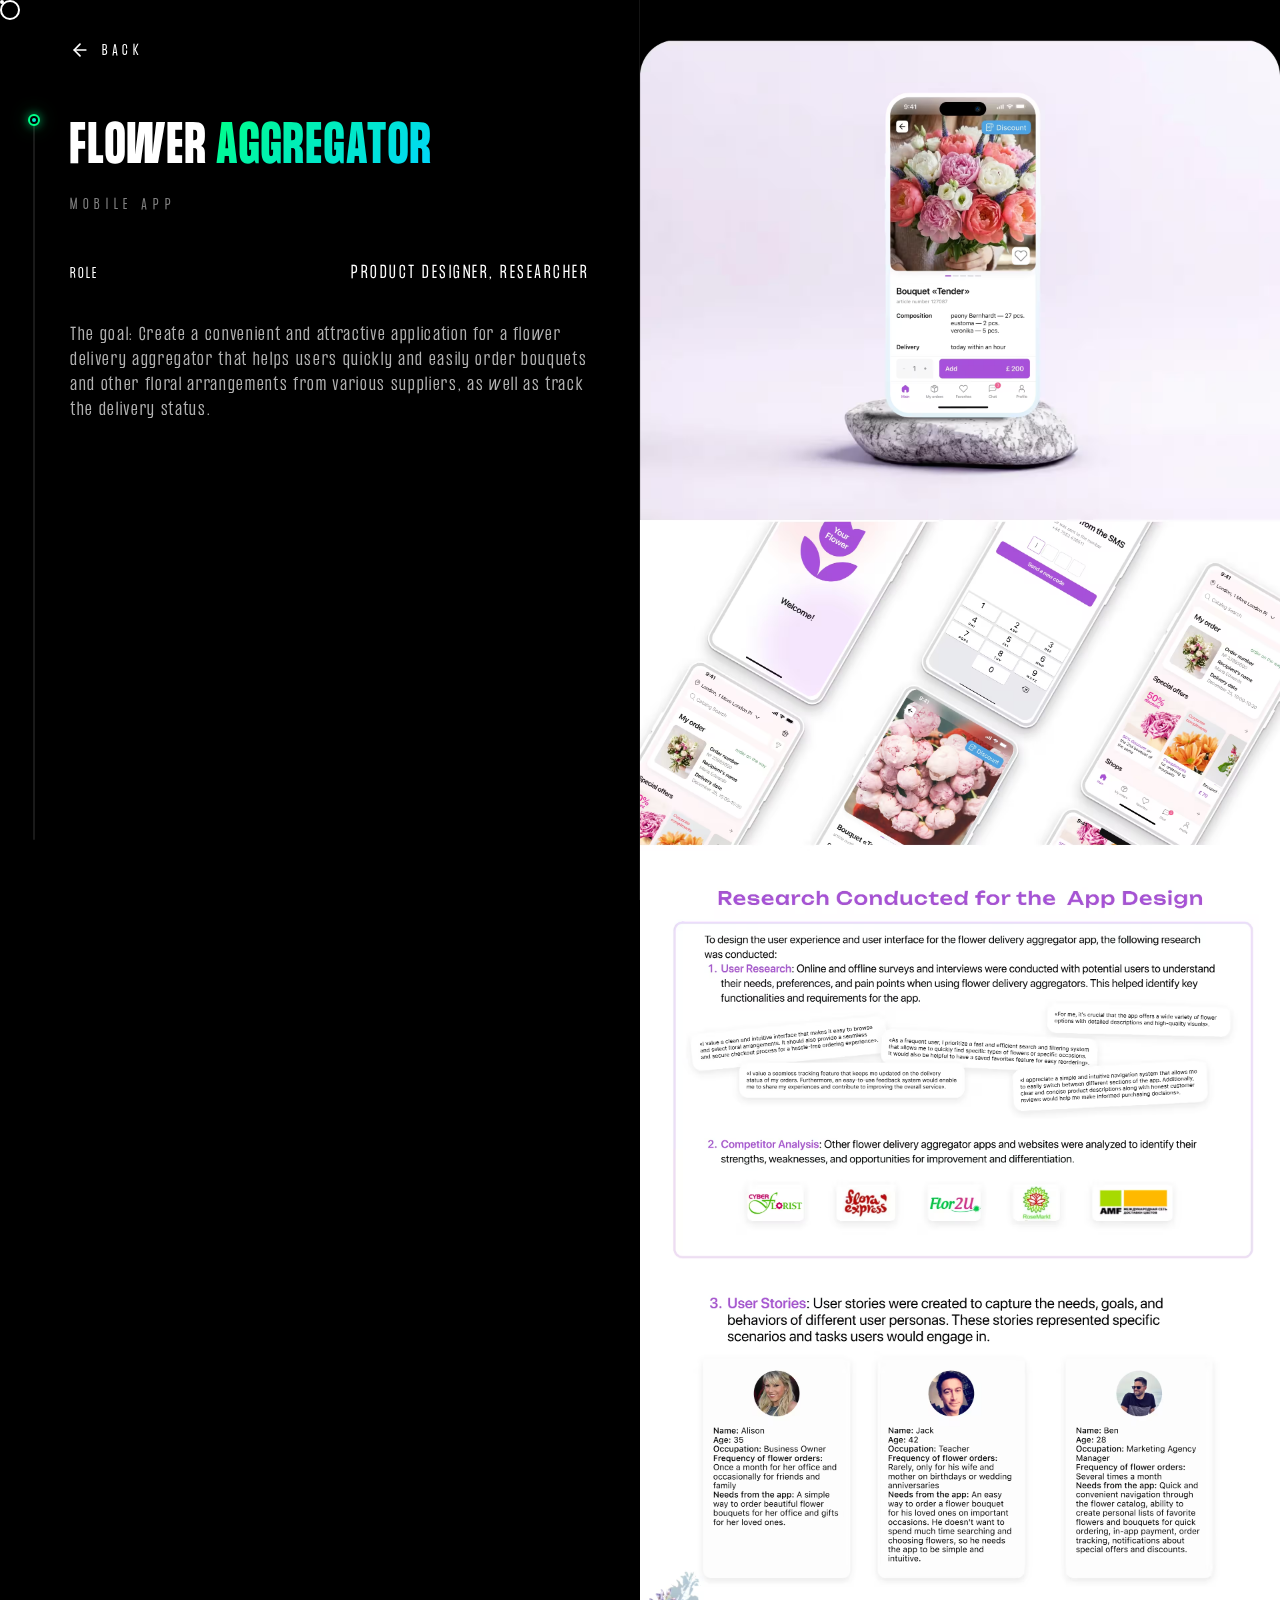
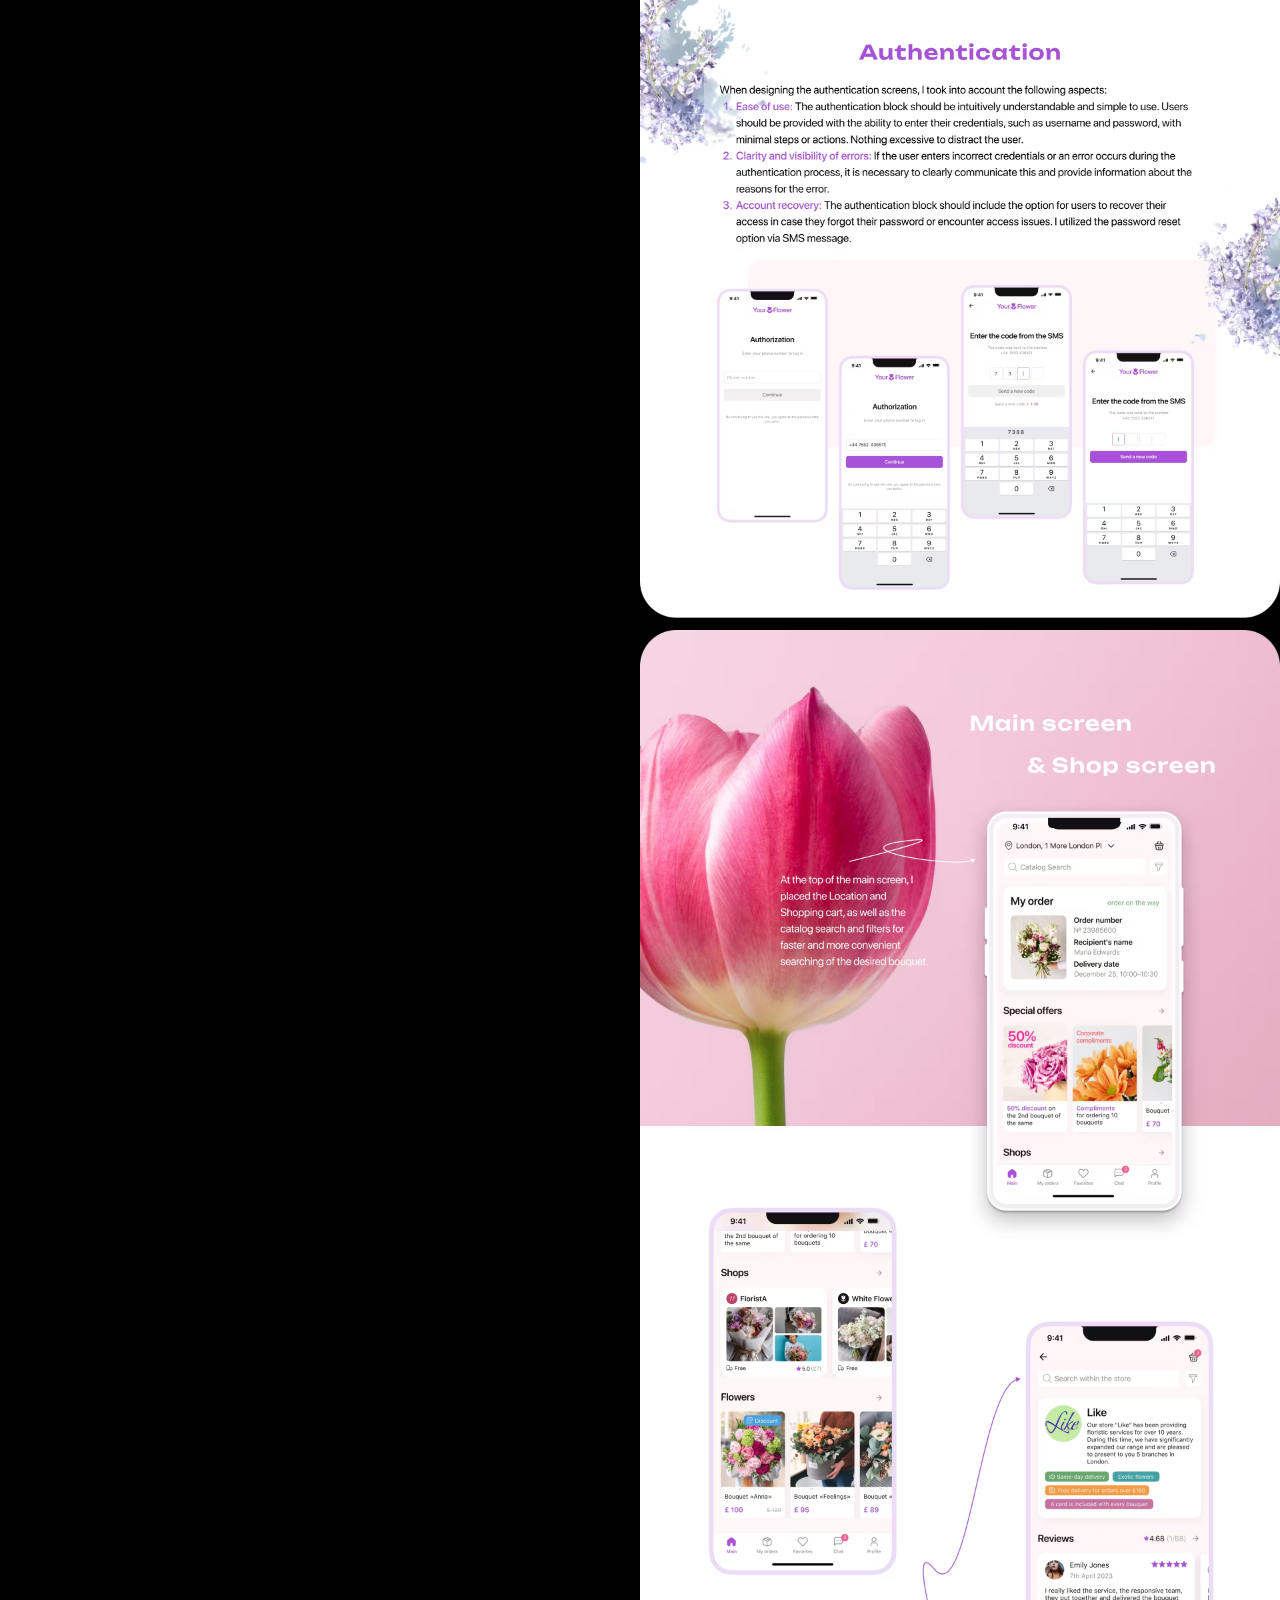
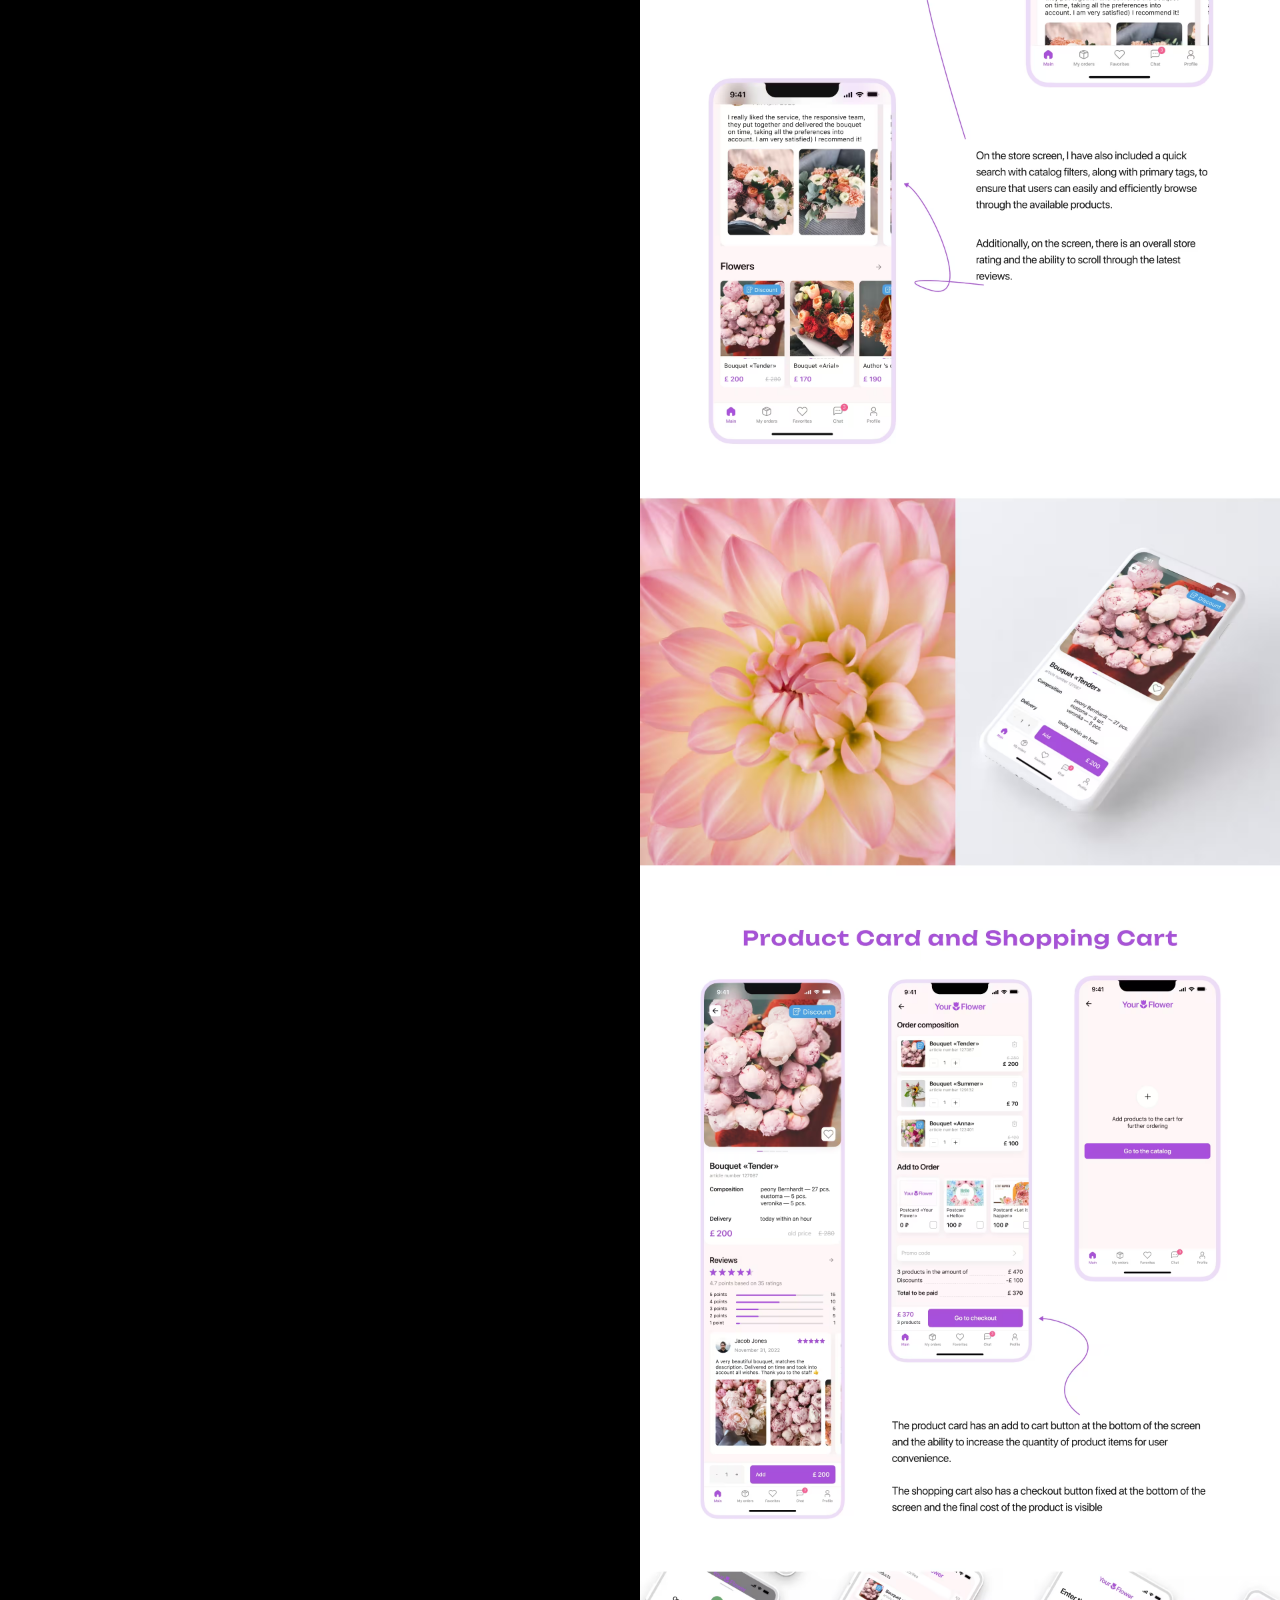
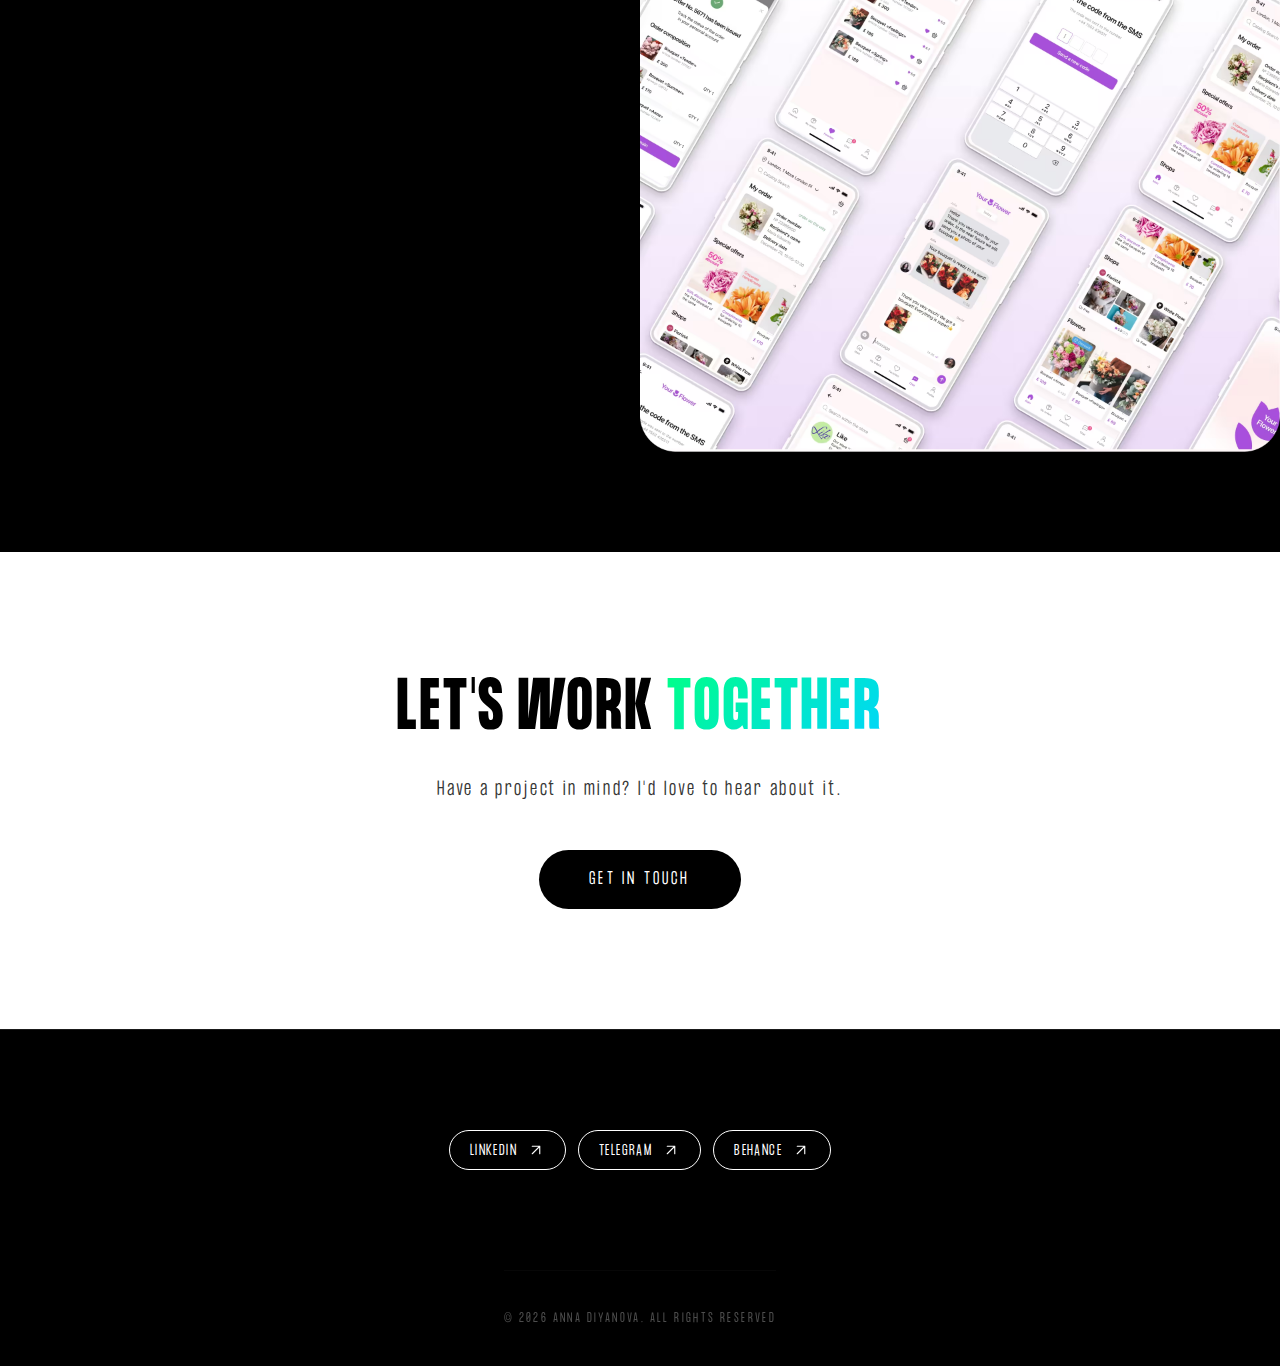
<file: case-flower-aggregator.html>
<!doctype html>
<html lang="en">
    <head>
        <meta charset="UTF-8" />
        <meta name="viewport" content="width=device-width, initial-scale=1.0" />
        <title>Flower Aggregator — Anna Diyanova</title>
        <link rel="stylesheet" href="css/style.css" />
        <link rel="stylesheet" href="css/cursor.css" />
        <link rel="stylesheet" href="css/case-study.css" />
        <link rel="icon" type="image/png" href="img/favicon.png" />
    </head>
    <body>
        <!-- TRACING BEAM — вне case-layout! -->
        <div class="tracing-beam">
            <div class="beam-line">
                <div class="beam-progress"></div>
            </div>
            <div class="beam-dot"></div>
        </div>

        <div class="case-layout">
            <!-- ЛЕВАЯ КОЛОНКА -->
            <div class="case-info">
                <a href="index.html#projects" class="case-back">
                    <svg
                        class="back-arrow"
                        xmlns="http://www.w3.org/2000/svg"
                        width="20"
                        height="20"
                        viewBox="0 0 24 24"
                        fill="none"
                        stroke="white"
                        stroke-width="2"
                        stroke-linecap="round"
                        stroke-linejoin="round"
                    >
                        <defs>
                            <linearGradient
                                id="gradient"
                                x1="0%"
                                y1="0%"
                                x2="24"
                                y2="24"
                                gradientUnits="userSpaceOnUse"
                            >
                                <stop offset="0%" stop-color="#00ff88" />
                                <stop offset="100%" stop-color="#00d4ff" />
                            </linearGradient>
                        </defs>
                        <line x1="19" y1="12" x2="5" y2="12"></line>
                        <polyline points="12 19 5 12 12 5"></polyline>
                    </svg>
                    <span class="back-text">Back</span>
                </a>

                <h1 class="case-title">
                    Flower <span class="case-accent">Aggregator</span>
                </h1>

                <p class="case-type">Mobile App</p>

                <div class="case-details">
                    <div class="case-detail-item">
                        <span class="case-label">Role</span>
                        <span class="case-value"
                            >Product Designer, Researcher</span
                        >
                    </div>
                </div>

                <p class="case-description">
                    The goal: Create a convenient and attractive application for
                    a flower delivery aggregator that helps users quickly and
                    easily order bouquets and other floral arrangements from
                    various suppliers, as well as track the delivery status.
                </p>
            </div>

            <!-- ПРАВАЯ КОЛОНКА -->
            <div class="case-gallery">
                <img
                    src="img/cases/flower-aggregator-01.avif"
                    alt="User Stories and Authentication"
                />
                <img
                    src="img/cases/flower-aggregator-02.avif"
                    alt="Screens of the app"
                />
            </div>
        </div>

        <!-- CTA БЛОК -->
        <section class="case-cta">
            <h2 class="case-cta-title">
                Let's Work <span class="accent-text">Together</span>
            </h2>
            <p class="case-cta-subtitle">
                Have a project in mind? I'd love to hear about it.
            </p>
            <a href="mailto:avdiyanova@gmail.com" class="case-cta-button">
                Get In Touch
            </a>
        </section>

        <!-- ФУТЕР -->
        <footer>
            <div class="footer-content">
                <div class="footer-social">
                    <a
                        href="https://www.linkedin.com/in/anna-diyanova-750b0525a/"
                        target="_blank"
                        rel="noopener"
                        >linkedin</a
                    >
                    <a
                        href="https://t.me/anna_diyanova"
                        target="_blank"
                        rel="noopener"
                        >telegram</a
                    >
                    <a
                        href="https://www.behance.net/annadiyanova"
                        target="_blank"
                        rel="noopener"
                        >behance</a
                    >
                </div>

                <div class="footer-bottom">
                    © 2026 ANNA DIYANOVA. ALL RIGHTS RESERVED
                </div>
            </div>
        </footer>

        <!-- Кастомный курсор -->
        <div class="custom-cursor"></div>
        <div class="cursor-dot"></div>

        <script src="js/cursor.js"></script>
        <script src="js/main.js"></script>
        <script src="js/tracing-beam.js"></script>
    </body>
</html>
</file>
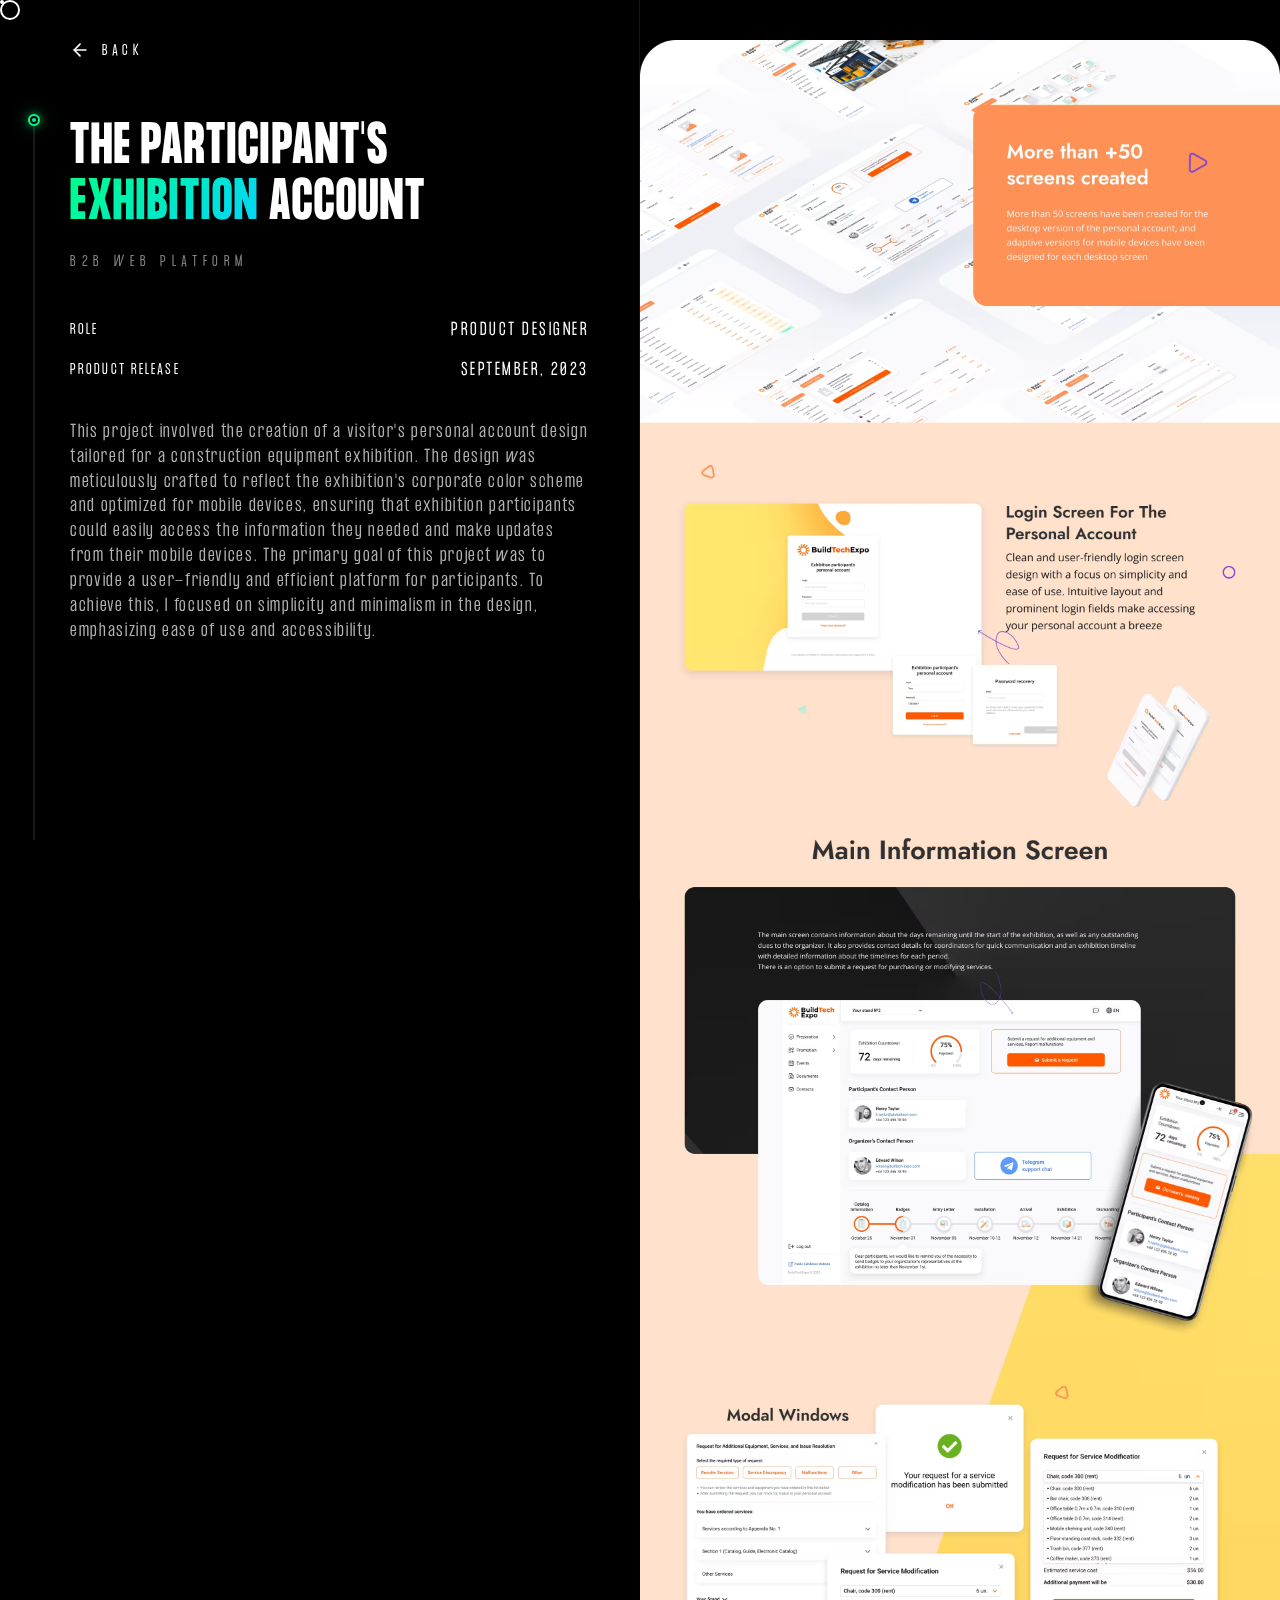
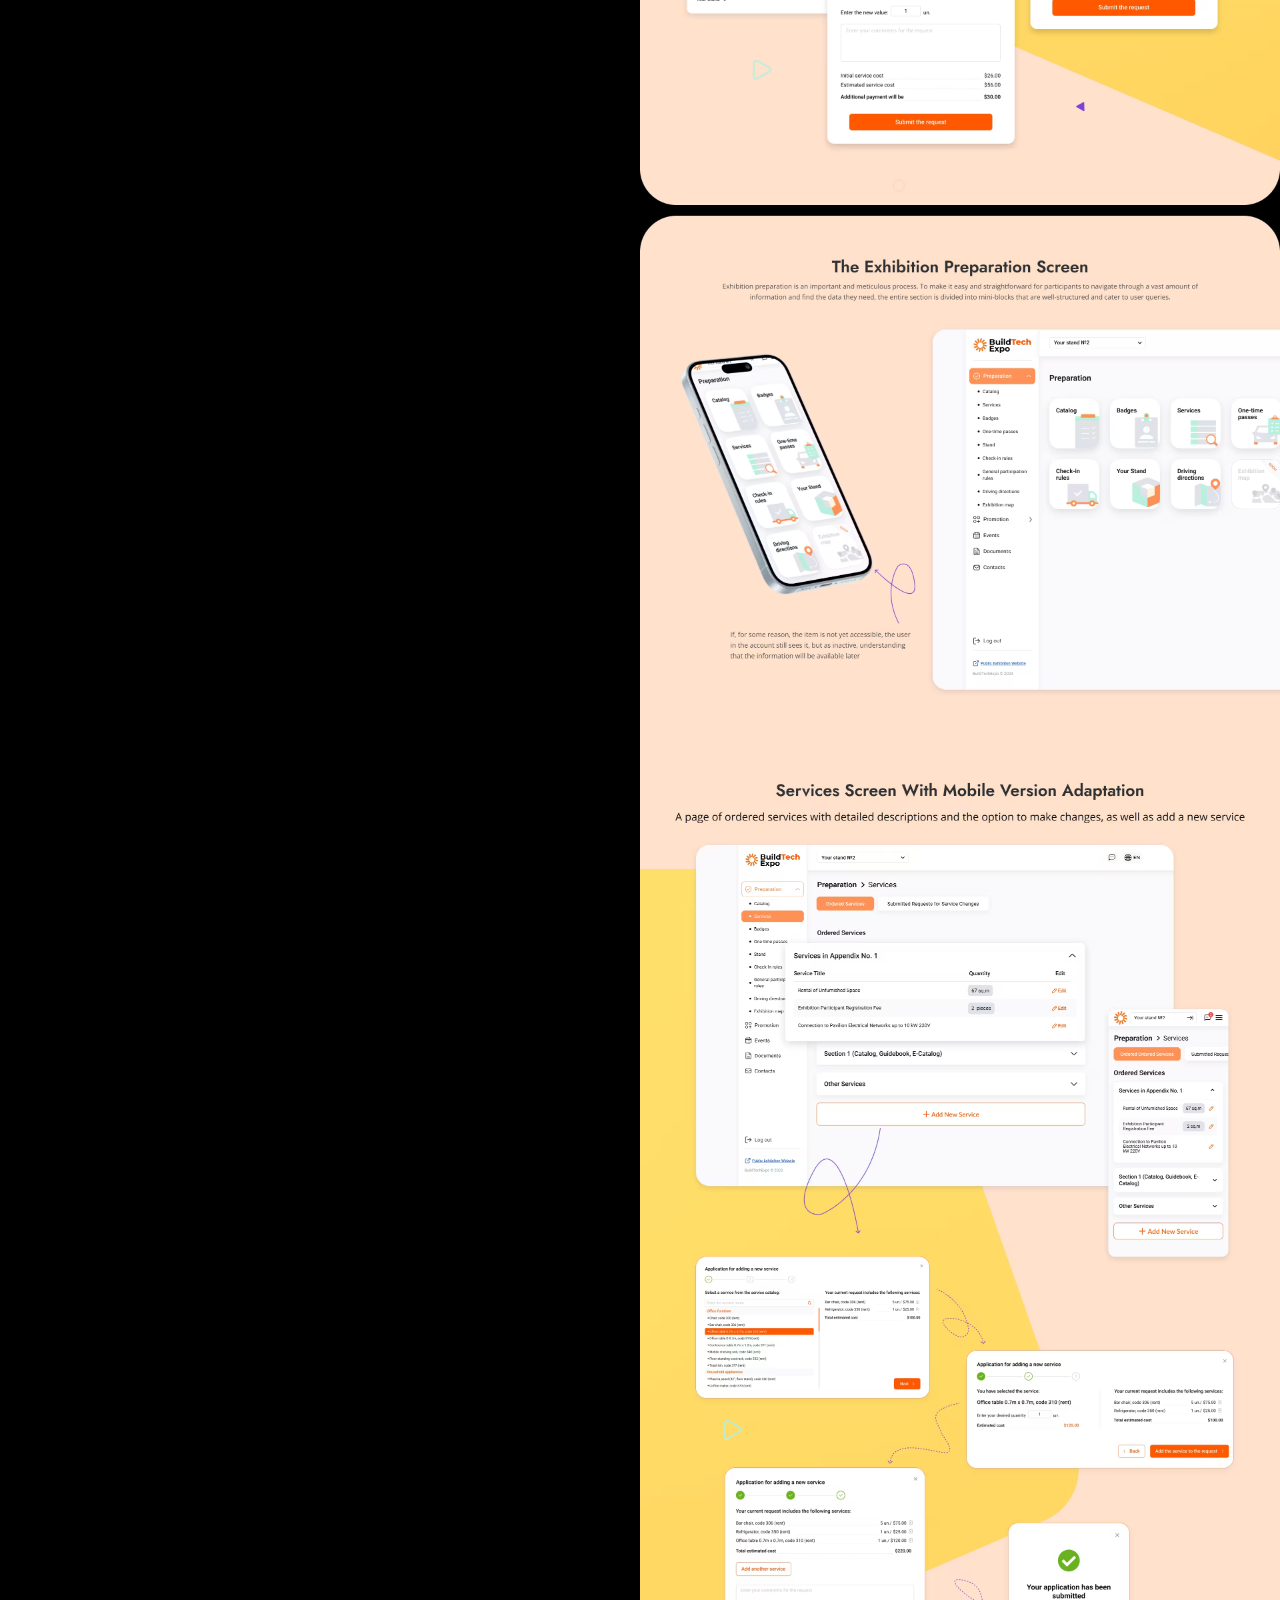
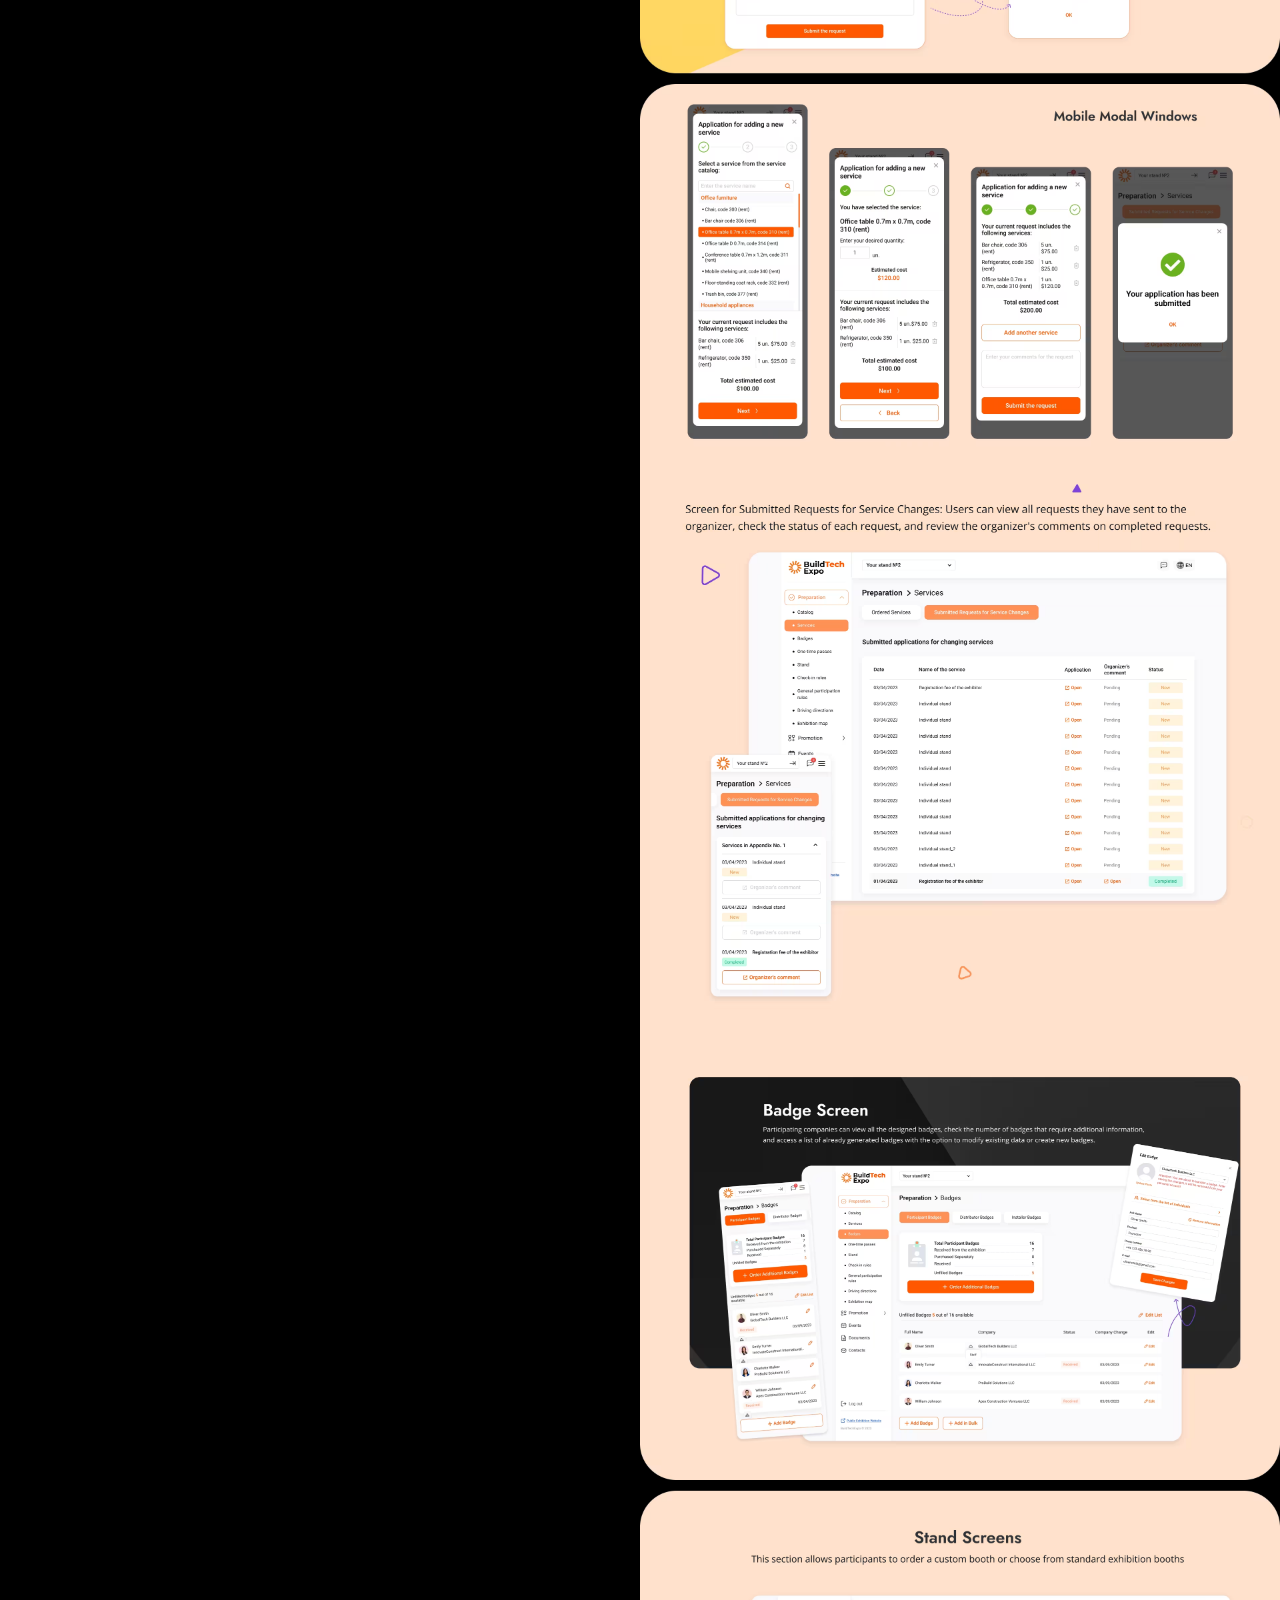
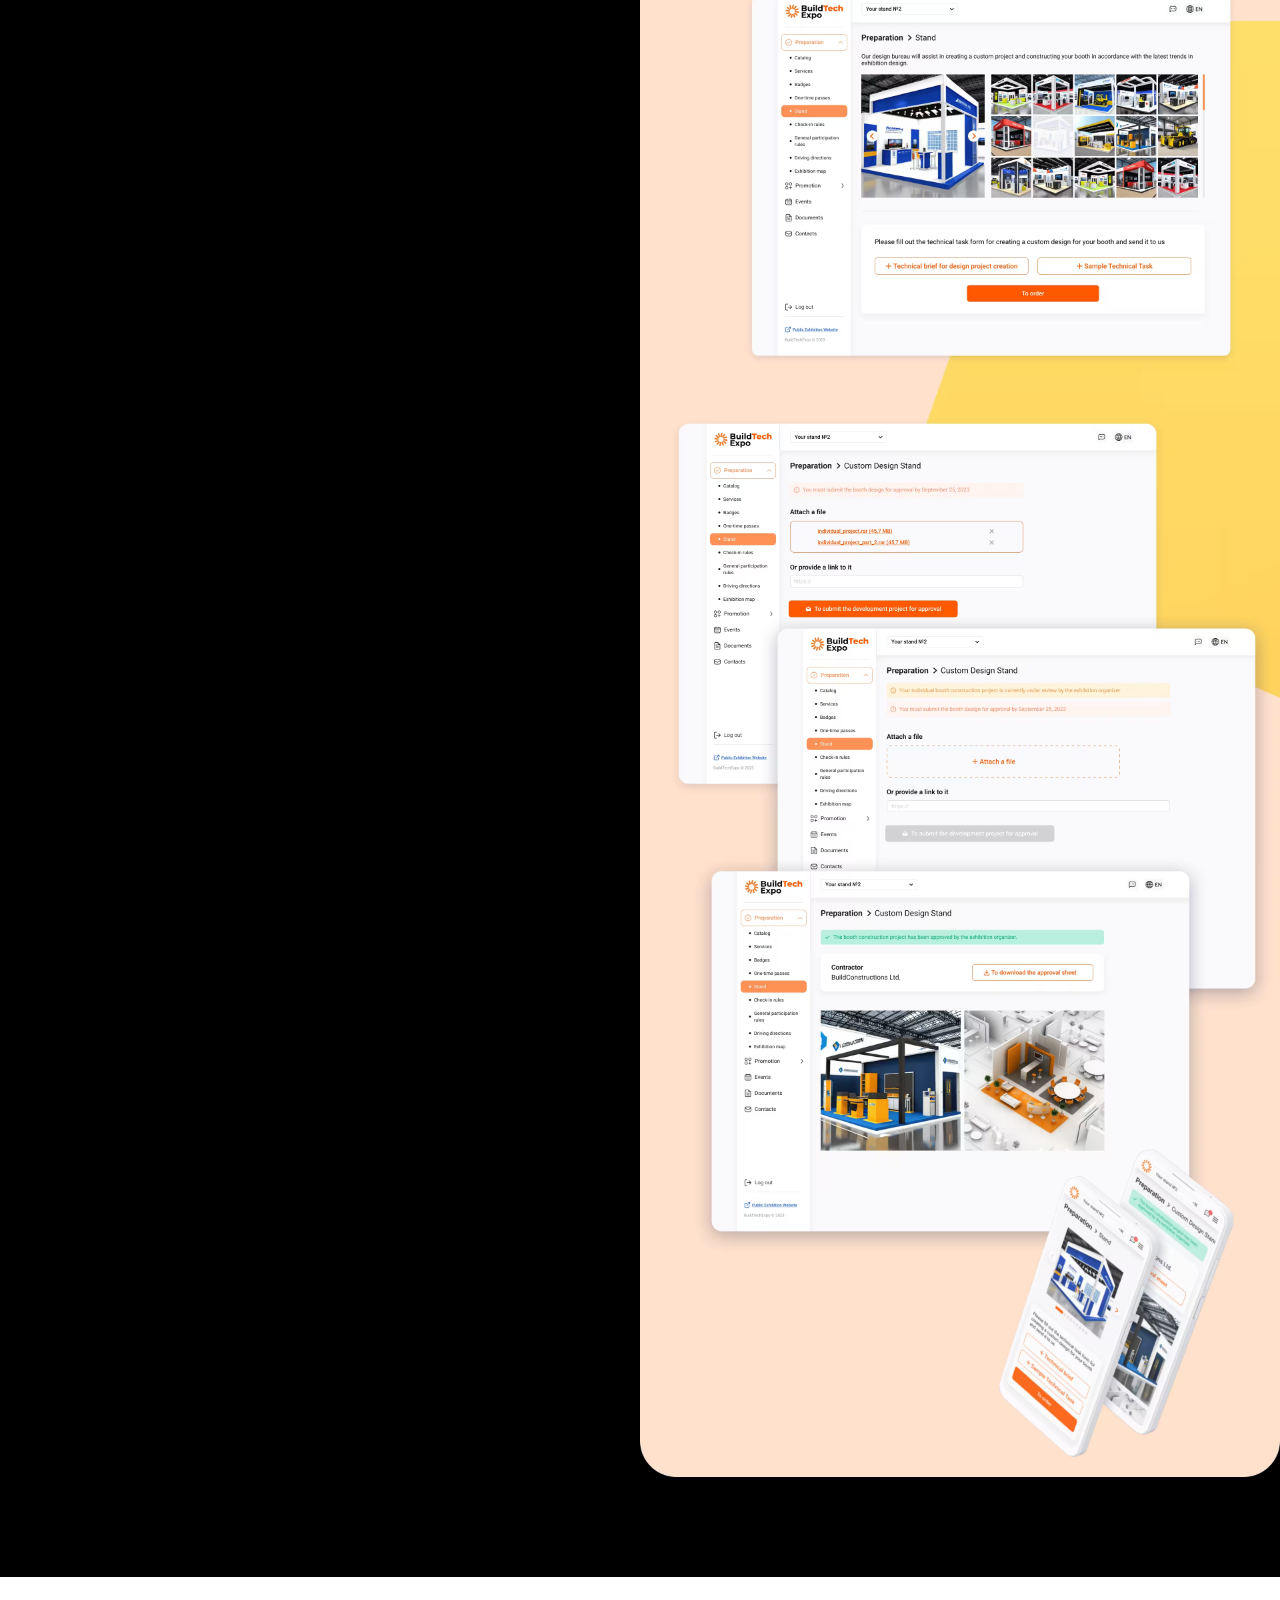
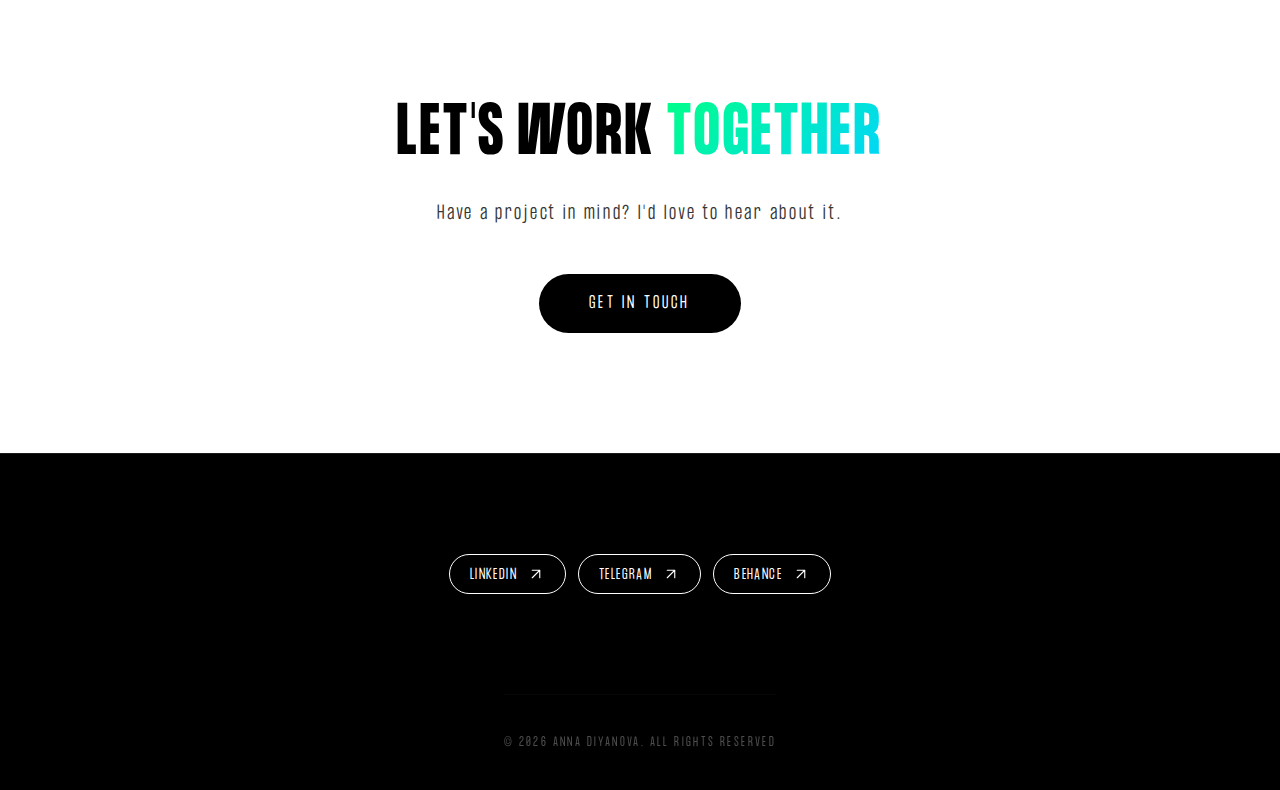
<file: case-personal-account.html>
<!doctype html>
<html lang="en">
    <head>
        <meta charset="UTF-8" />
        <meta name="viewport" content="width=device-width, initial-scale=1.0" />
        <title>Personal Account — Anna Diyanova</title>
        <link rel="stylesheet" href="css/style.css" />
        <link rel="stylesheet" href="css/cursor.css" />
        <link rel="stylesheet" href="css/case-study.css" />
        <link rel="icon" type="image/png" href="img/favicon.png" />
    </head>
    <body>
        <!-- TRACING BEAM — вне case-layout! -->
        <div class="tracing-beam">
            <div class="beam-line">
                <div class="beam-progress"></div>
            </div>
            <div class="beam-dot"></div>
        </div>

        <div class="case-layout">
            <!-- ЛЕВАЯ КОЛОНКА -->
            <div class="case-info">
                <a href="index.html#projects" class="case-back">
                    <svg
                        class="back-arrow"
                        xmlns="http://www.w3.org/2000/svg"
                        width="20"
                        height="20"
                        viewBox="0 0 24 24"
                        fill="none"
                        stroke="white"
                        stroke-width="2"
                        stroke-linecap="round"
                        stroke-linejoin="round"
                    >
                        <defs>
                            <linearGradient
                                id="gradient"
                                x1="0%"
                                y1="0%"
                                x2="24"
                                y2="24"
                                gradientUnits="userSpaceOnUse"
                            >
                                <stop offset="0%" stop-color="#00ff88" />
                                <stop offset="100%" stop-color="#00d4ff" />
                            </linearGradient>
                        </defs>
                        <line x1="19" y1="12" x2="5" y2="12"></line>
                        <polyline points="12 19 5 12 12 5"></polyline>
                    </svg>
                    <span class="back-text">Back</span>
                </a>

                <h1 class="case-title">
                    The participant's
                    <span class="case-accent">exhibition</span>&nbspAccount
                </h1>

                <p class="case-type">B2B Web Platform</p>

                <div class="case-details">
                    <div class="case-detail-item">
                        <span class="case-label">Role</span>
                        <span class="case-value">Product Designer</span>
                    </div>

                    <div class="case-detail-item">
                        <span class="case-label">Product release</span>
                        <span class="case-value">September, 2023</span>
                    </div>
                </div>

                <p class="case-description">
                    This project involved the creation of a visitor's personal
                    account design tailored for a construction equipment
                    exhibition. The design was meticulously crafted to reflect
                    the exhibition's corporate color scheme and optimized for
                    mobile devices, ensuring that exhibition participants could
                    easily access the information they needed and make updates
                    from their mobile devices. The primary goal of this project
                    was to provide a user-friendly and efficient platform for
                    participants. To achieve this, I focused on simplicity and
                    minimalism in the design, emphasizing ease of use and
                    accessibility.
                </p>
            </div>

            <!-- ПРАВАЯ КОЛОНКА -->
            <div class="case-gallery">
                <img
                    src="img/cases/personal-account-01.avif"
                    alt="Main information screen"
                />
                <img
                    src="img/cases/personal-account-02.avif"
                    alt="Preparation and Services Screens"
                />
                <img
                    src="img/cases/personal-account-03.avif"
                    alt="Badge screen"
                />
                <img
                    src="img/cases/personal-account-04.avif"
                    alt="Stand Screens"
                />
            </div>
        </div>

        <!-- CTA БЛОК -->
        <section class="case-cta">
            <h2 class="case-cta-title">
                Let's Work <span class="accent-text">Together</span>
            </h2>
            <p class="case-cta-subtitle">
                Have a project in mind? I'd love to hear about it.
            </p>
            <a href="mailto:avdiyanova@gmail.com" class="case-cta-button">
                Get In Touch
            </a>
        </section>

        <!-- ФУТЕР -->
        <footer>
            <div class="footer-content">
                <div class="footer-social">
                    <a
                        href="https://www.linkedin.com/in/anna-diyanova-750b0525a/"
                        target="_blank"
                        rel="noopener"
                        >linkedin</a
                    >
                    <a
                        href="https://t.me/anna_diyanova"
                        target="_blank"
                        rel="noopener"
                        >telegram</a
                    >
                    <a
                        href="https://www.behance.net/annadiyanova"
                        target="_blank"
                        rel="noopener"
                        >behance</a
                    >
                </div>

                <div class="footer-bottom">
                    © 2026 ANNA DIYANOVA. ALL RIGHTS RESERVED
                </div>
            </div>
        </footer>

        <!-- Кастомный курсор -->
        <div class="custom-cursor"></div>
        <div class="cursor-dot"></div>

        <script src="js/cursor.js"></script>
        <script src="js/main.js"></script>
        <script src="js/tracing-beam.js"></script>
    </body>
</html>
</file>
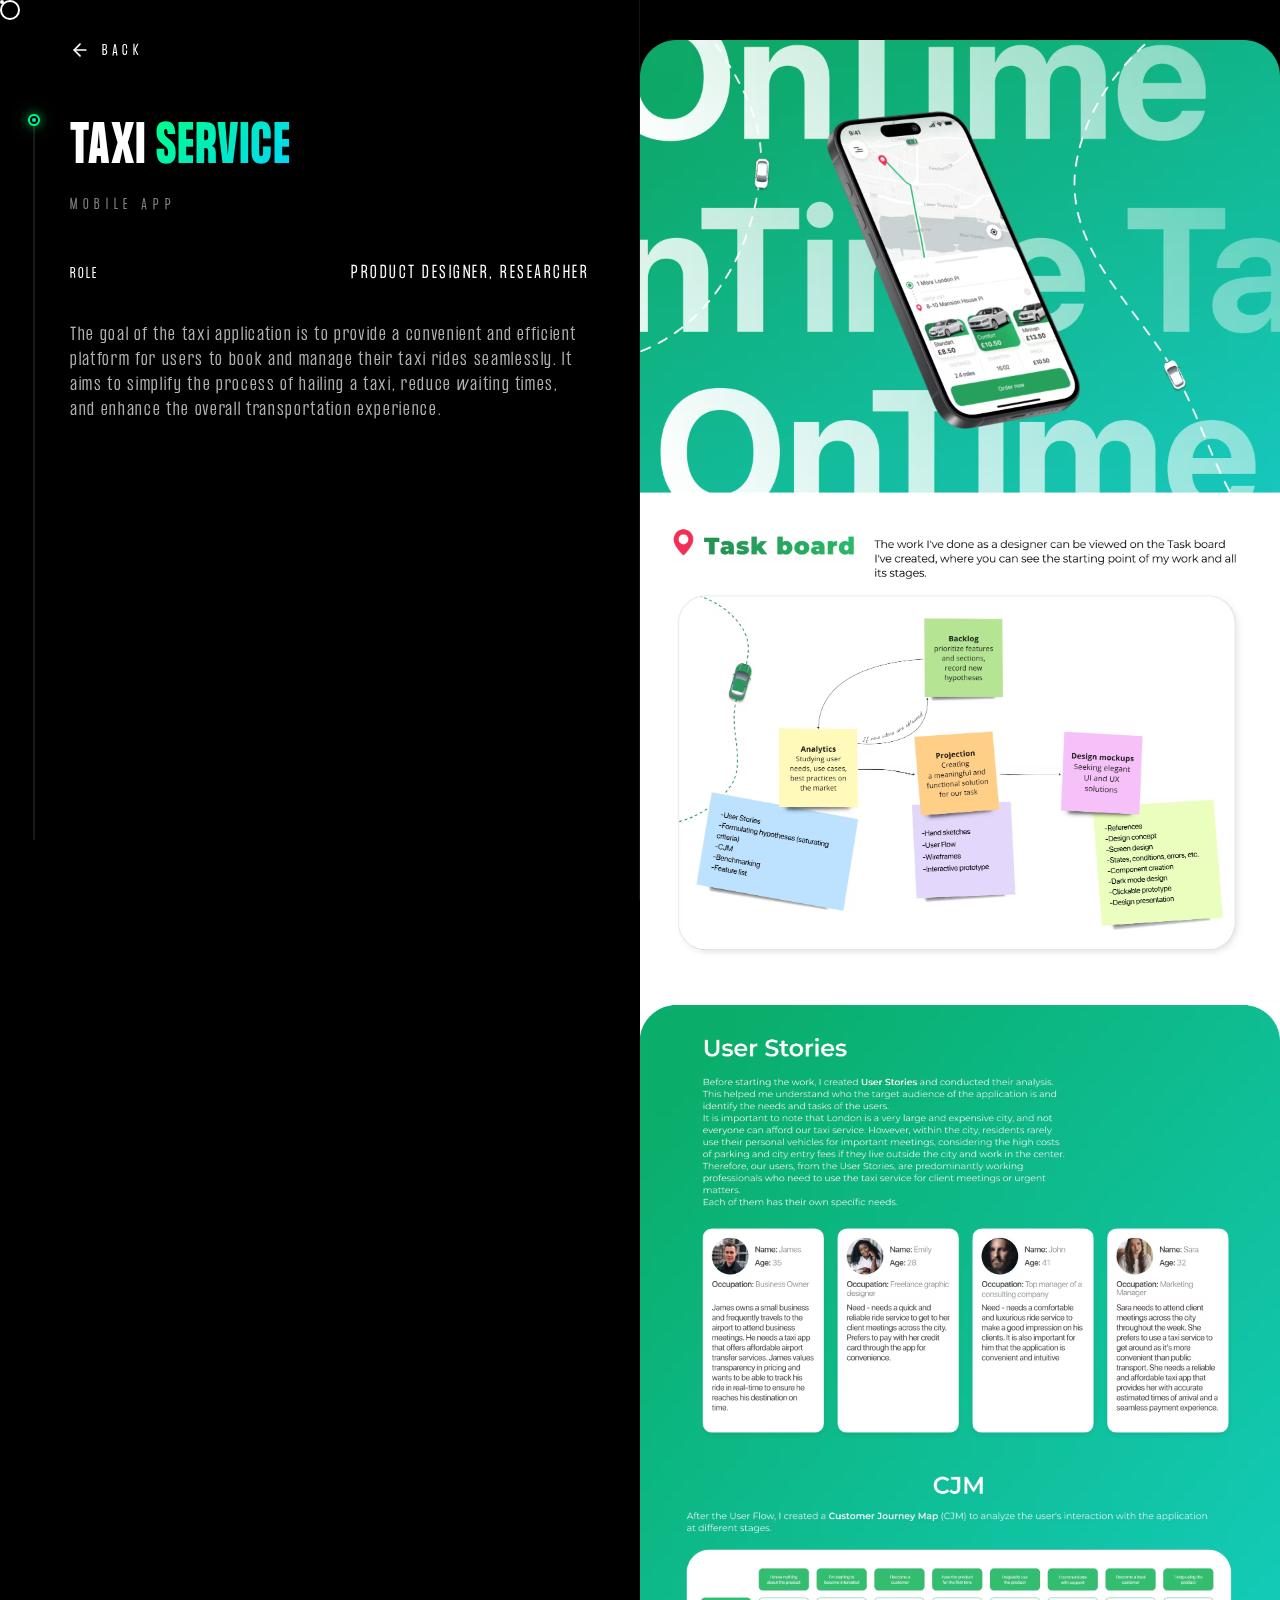
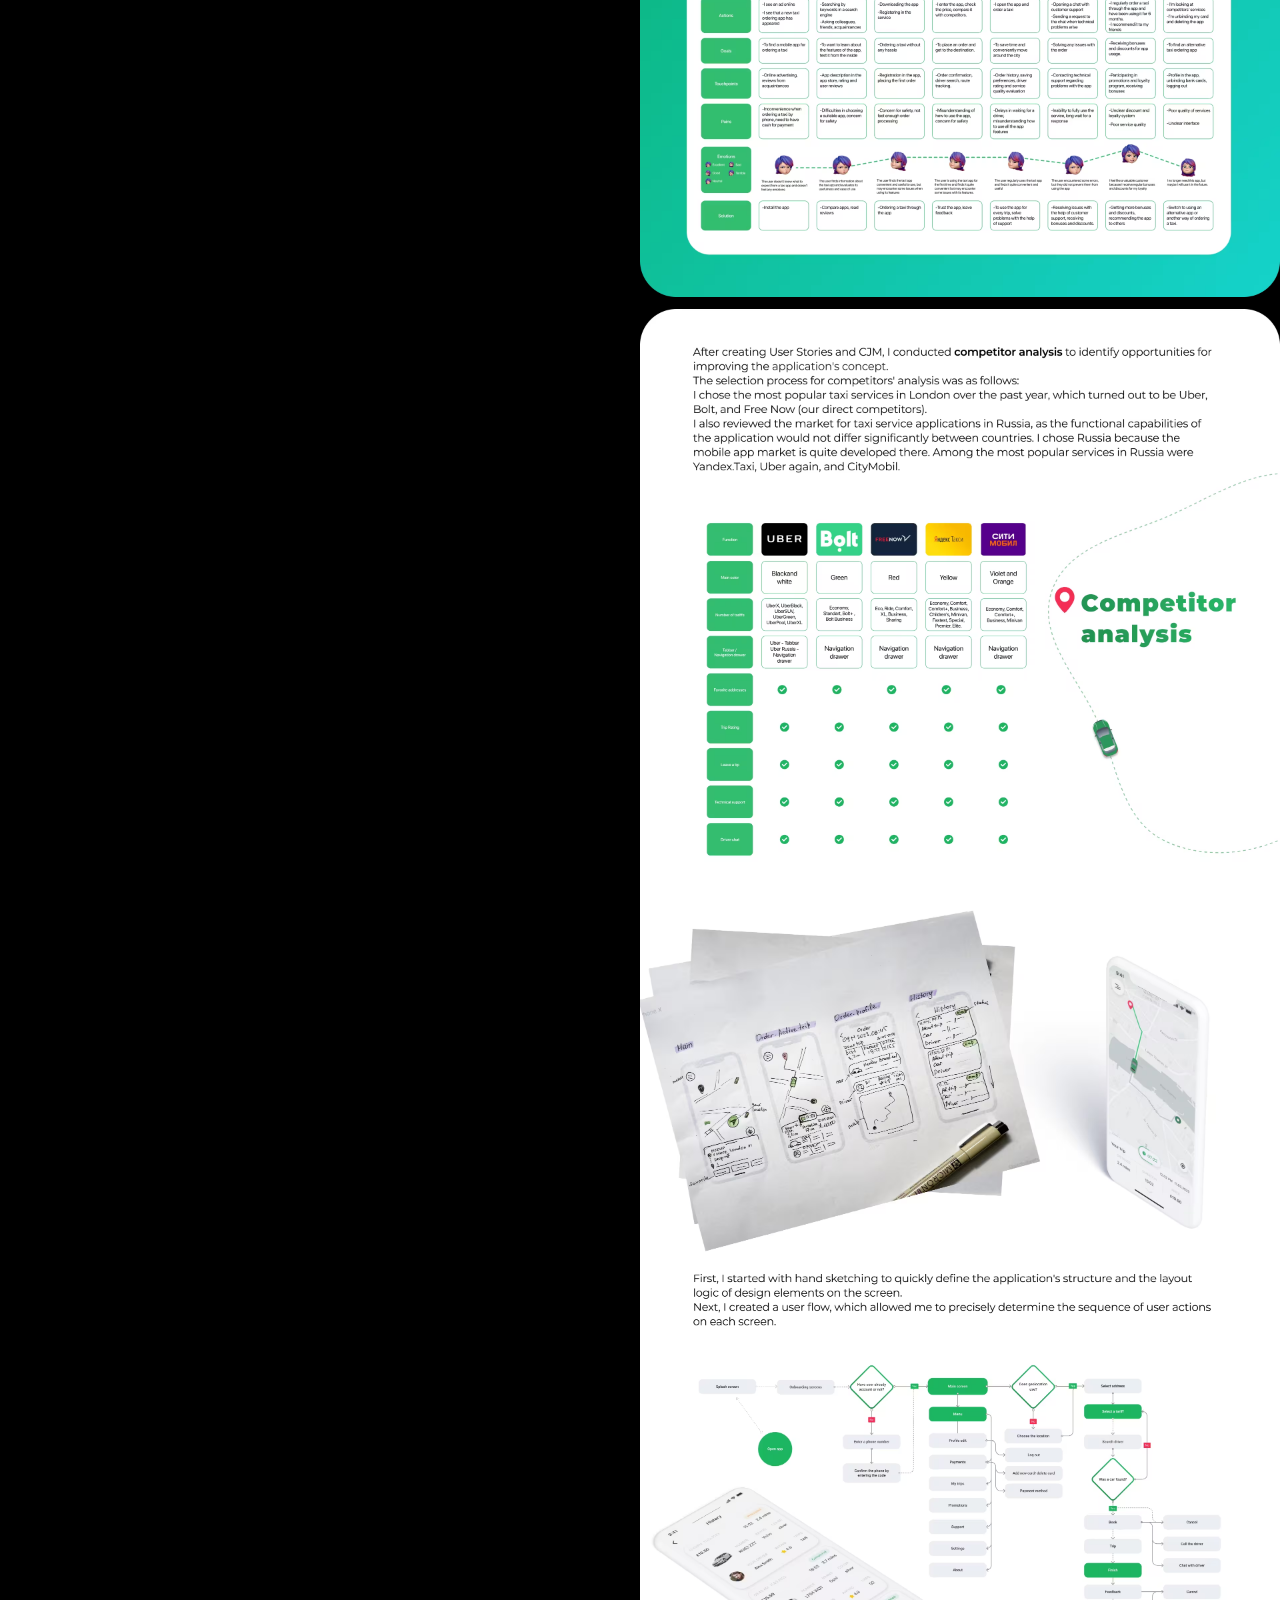
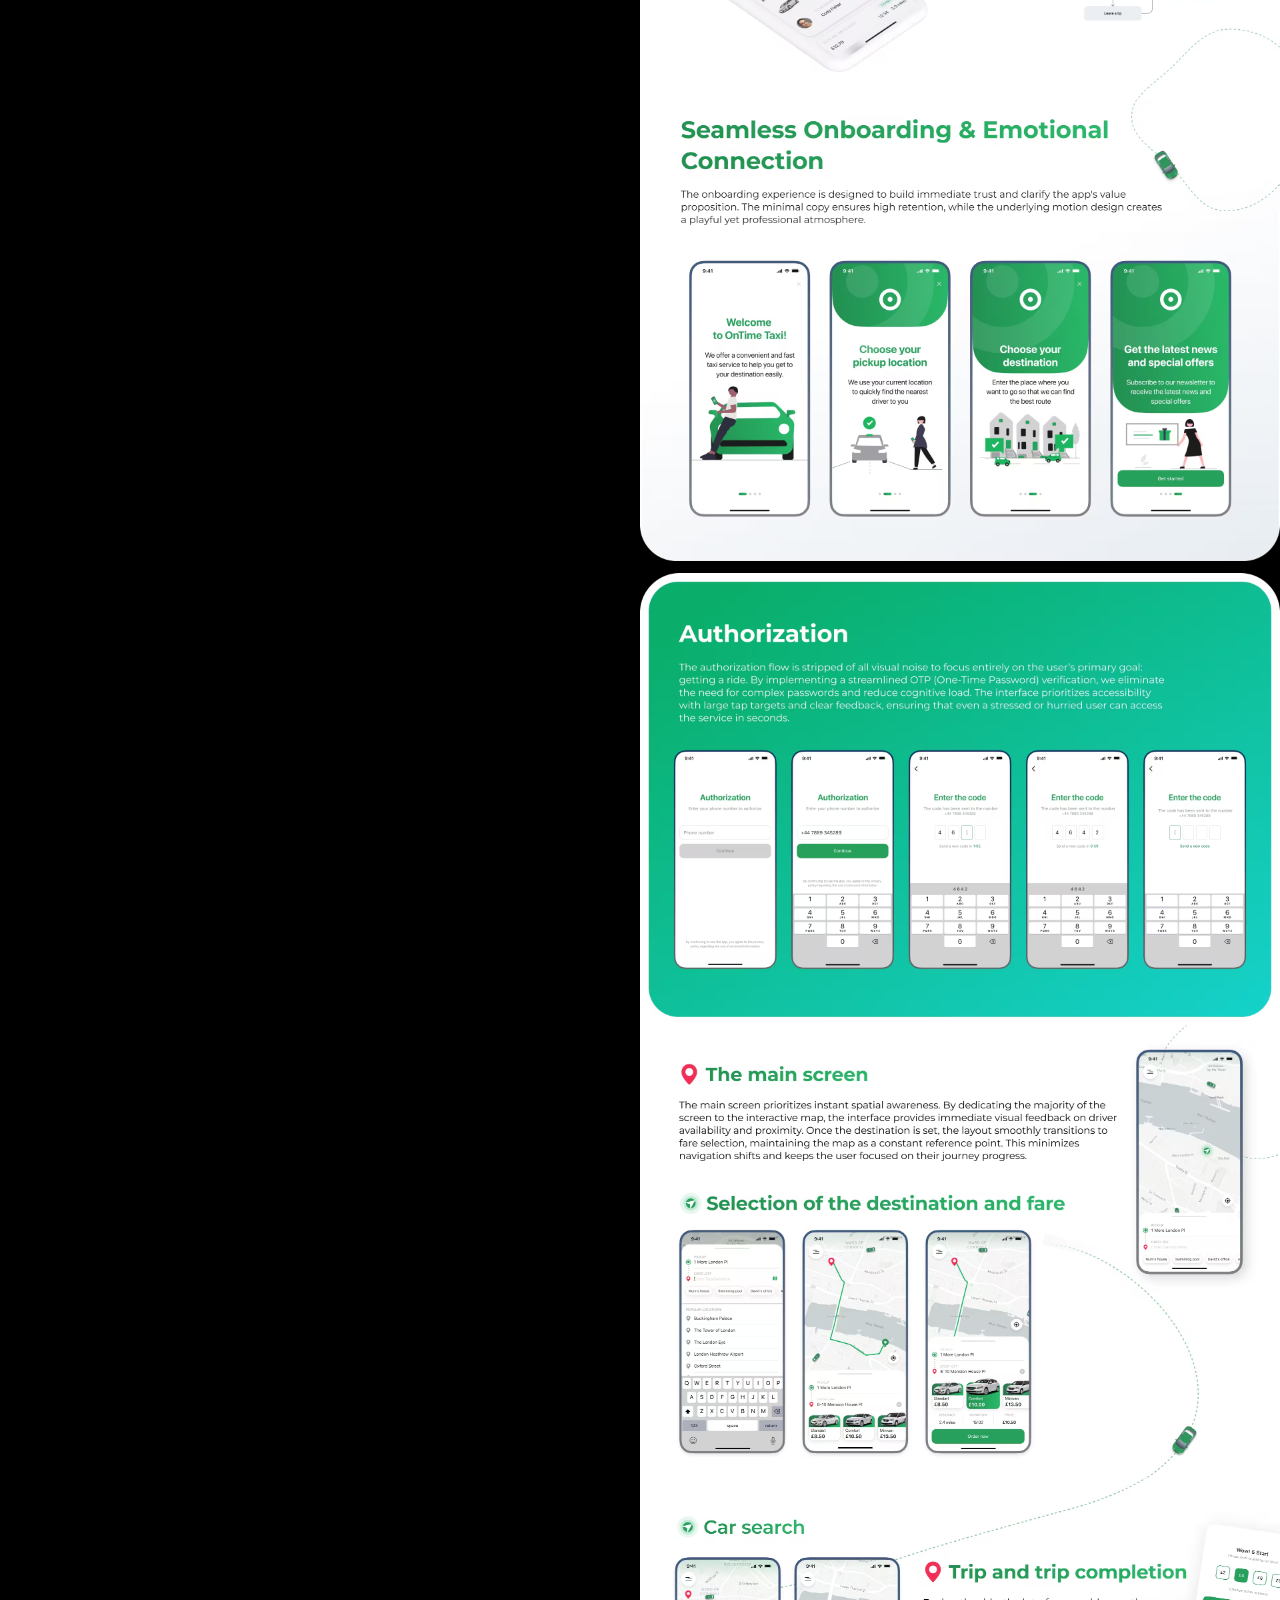
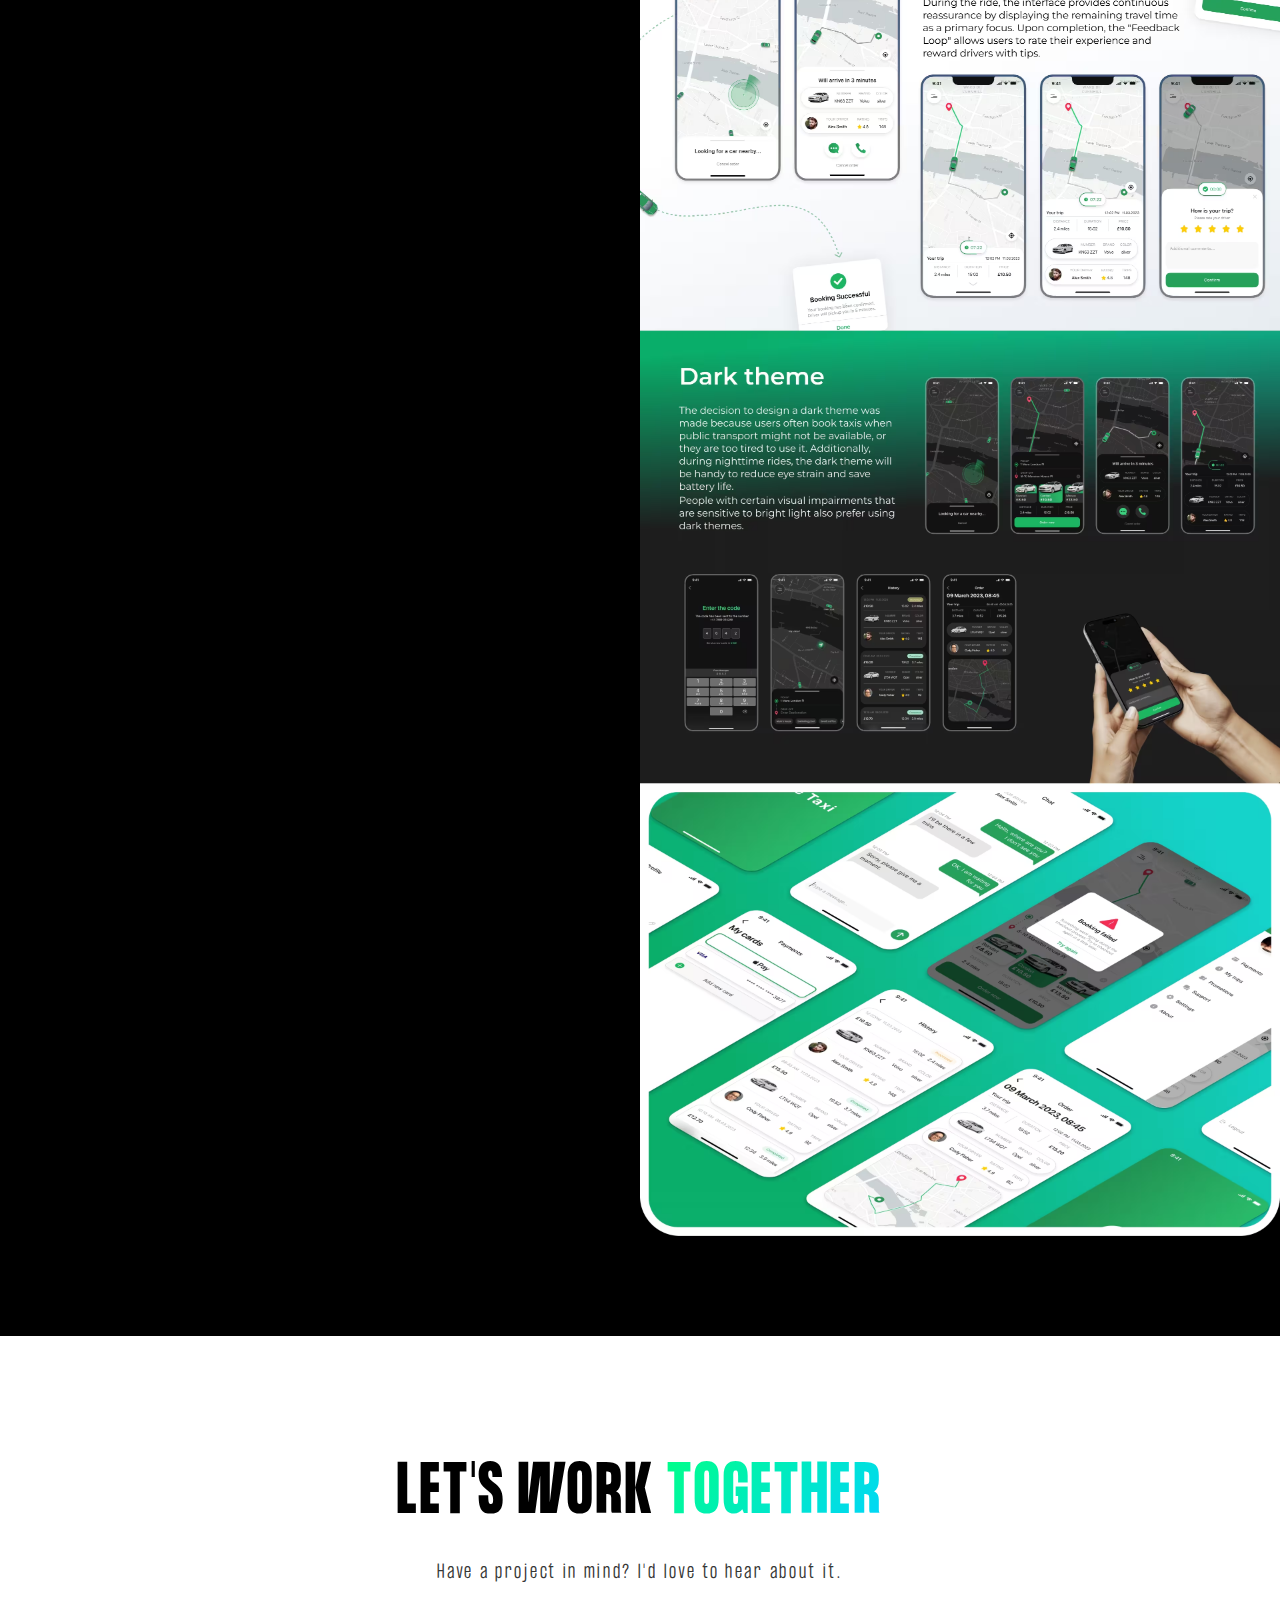
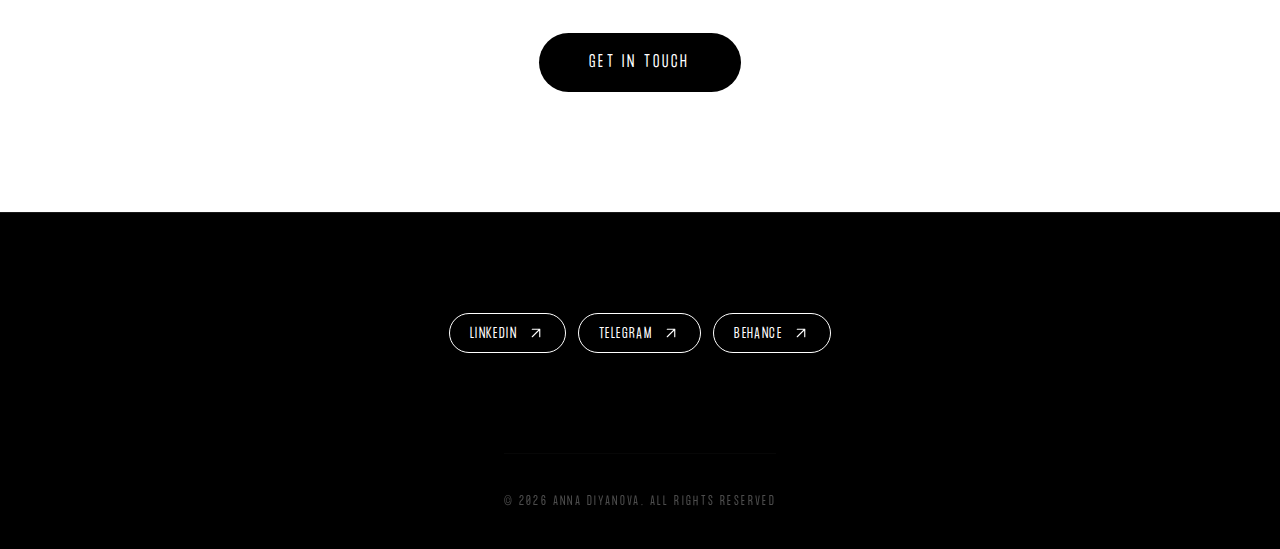
<file: case-taxi-service.html>
<!doctype html>
<html lang="en">
    <head>
        <meta charset="UTF-8" />
        <meta name="viewport" content="width=device-width, initial-scale=1.0" />
        <title>Taxi Service — Anna Diyanova</title>
        <link rel="stylesheet" href="css/style.css" />
        <link rel="stylesheet" href="css/cursor.css" />
        <link rel="stylesheet" href="css/case-study.css" />
        <link rel="icon" type="image/png" href="img/favicon.png" />
    </head>
    <body>
        <!-- TRACING BEAM — вне case-layout! -->
        <div class="tracing-beam">
            <div class="beam-line">
                <div class="beam-progress"></div>
            </div>
            <div class="beam-dot"></div>
        </div>

        <div class="case-layout">
            <!-- ЛЕВАЯ КОЛОНКА -->
            <div class="case-info">
                <a href="index.html#projects" class="case-back">
                    <svg
                        class="back-arrow"
                        xmlns="http://www.w3.org/2000/svg"
                        width="20"
                        height="20"
                        viewBox="0 0 24 24"
                        fill="none"
                        stroke="white"
                        stroke-width="2"
                        stroke-linecap="round"
                        stroke-linejoin="round"
                    >
                        <defs>
                            <linearGradient
                                id="gradient"
                                x1="0%"
                                y1="0%"
                                x2="24"
                                y2="24"
                                gradientUnits="userSpaceOnUse"
                            >
                                <stop offset="0%" stop-color="#00ff88" />
                                <stop offset="100%" stop-color="#00d4ff" />
                            </linearGradient>
                        </defs>
                        <line x1="19" y1="12" x2="5" y2="12"></line>
                        <polyline points="12 19 5 12 12 5"></polyline>
                    </svg>
                    <span class="back-text">Back</span>
                </a>

                <h1 class="case-title">
                    Taxi <span class="case-accent">Service</span>
                </h1>

                <p class="case-type">Mobile App</p>

                <div class="case-details">
                    <div class="case-detail-item">
                        <span class="case-label">Role</span>
                        <span class="case-value"
                            >Product Designer, Researcher</span
                        >
                    </div>
                </div>

                <p class="case-description">
                    The goal of the taxi application is to provide a convenient
                    and efficient platform for users to book and manage their
                    taxi rides seamlessly. It aims to simplify the process of
                    hailing a taxi, reduce waiting times, and enhance the
                    overall transportation experience.
                </p>
            </div>

            <!-- ПРАВАЯ КОЛОНКА -->
            <div class="case-gallery">
                <img src="img/cases/taxi-01.avif" alt="User Stories and CJM" />
                <img
                    src="img/cases/taxi-02.avif"
                    alt="Сompetitor analysis and Seamless Onboarding & Emotional Connection"
                />
                <img
                    src="img/cases/taxi-03.avif"
                    alt="Authorization and Other screens"
                />
            </div>
        </div>

        <!-- CTA БЛОК -->
        <section class="case-cta">
            <h2 class="case-cta-title">
                Let's Work <span class="accent-text">Together</span>
            </h2>
            <p class="case-cta-subtitle">
                Have a project in mind? I'd love to hear about it.
            </p>
            <a href="mailto:avdiyanova@gmail.com" class="case-cta-button">
                Get In Touch
            </a>
        </section>

        <!-- ФУТЕР -->
        <footer>
            <div class="footer-content">
                <div class="footer-social">
                    <a
                        href="https://www.linkedin.com/in/anna-diyanova-750b0525a/"
                        target="_blank"
                        rel="noopener"
                        >linkedin</a
                    >
                    <a
                        href="https://t.me/anna_diyanova"
                        target="_blank"
                        rel="noopener"
                        >telegram</a
                    >
                    <a
                        href="https://www.behance.net/annadiyanova"
                        target="_blank"
                        rel="noopener"
                        >behance</a
                    >
                </div>

                <div class="footer-bottom">
                    © 2026 ANNA DIYANOVA. ALL RIGHTS RESERVED
                </div>
            </div>
        </footer>

        <!-- Кастомный курсор -->
        <div class="custom-cursor"></div>
        <div class="cursor-dot"></div>

        <script src="js/cursor.js"></script>
        <script src="js/main.js"></script>
        <script src="js/tracing-beam.js"></script>
    </body>
</html>
</file>
<file: css/style.css>
/* ================================
   1. ШРИФТЫ
   ================================ */

/* Обычный шрифт (для всего сайта) */
@font-face {
    font-family: "Formula";
    src: url("../formula.otf") format("opentype");
    font-display: swap;
}

/* Жирный шрифт (Только для H1) */
@font-face {
    font-family: "Formula";
    src: url("../formula-bold.otf") format("opentype"); /* Убедитесь, что имя файла верное */
    font-weight: bold;
    font-display: swap;
}

/* ================================
   2. БАЗОВЫЕ НАСТРОЙКИ
   ================================ */
* {
    margin: 0;
    padding: 0;
    box-sizing: border-box;
}

body {
    background-color: #000;
    color: #fff;
    font-family: "Formula", sans-serif;
    text-transform: uppercase;
    cursor: none;
}

.main-wrapper {
    position: relative;
}

/* ================================
   3. ГЛАВНЫЙ ЭКРАН (HERO)
   ================================ */
.hero-sticky-box {
    position: sticky;
    top: 0;
    height: 100vh;
    display: flex;
    flex-direction: column;
    justify-content: center;
    align-items: center;
    z-index: 1;
}

h1 {
    font-size: 12vw;
    letter-spacing: 0em;
    text-align: center;
    white-space: nowrap;
    animation: fadeIn 1.8s cubic-bezier(0.19, 1, 0.22, 1) 0.2s both;
    font-weight: bold; /* Жирный шрифт */
}

.hero-subtitle {
    font-size: 2.8vw;
    letter-spacing: 0.5em;
    color: rgba(255, 255, 255, 0.8);
    margin-top: 20px;
    font-weight: 300;
    animation: fadeIn 1.8s cubic-bezier(0.19, 1, 0.22, 1) 0.6s both;
    position: relative;
    z-index: 2;
}

/* Подсказка скролла */
.scroll-hint {
    position: absolute;
    bottom: 40px;
    left: 0;
    right: 0;
    text-align: center;
    font-size: 12px;
    letter-spacing: 0.4em;
    opacity: 0.5;
    view-timeline-name: --rev;
    view-timeline-axis: block;
    animation-timeline: --rev;
    animation-name: fadeOut;
    animation-fill-mode: both;
    animation-range: exit 0% exit 20%;
    z-index: 2;
}

@keyframes fadeOut {
    to {
        opacity: 0;
        transform: translateY(20px);
    }
}

@keyframes fadeIn {
    from {
        opacity: 0;
        letter-spacing: 0.5em;
        transform: scale(1.1);
    }
    to {
        opacity: 1;
        letter-spacing: 0.1em;
        transform: scale(1);
    }
}

/* ================================
   4. ПРОЕКТЫ
   ================================ */
.projects {
    position: relative;
    z-index: 5;
    background: #000;
    padding: 0px 5vw;
    box-shadow: 0 -70px 150px rgba(0, 0, 0, 0.9);
    margin-top: 0;
}

.project-grid {
    display: grid;
    grid-template-columns: repeat(2, 1fr);
    gap: 25px;
    max-width: 1400px;
    margin: 0 auto;
}

.project-card {
    position: relative;
    aspect-ratio: 16/9;
    background: #111;
    overflow: hidden;
    border: 1px solid #222;
    display: flex;
    justify-content: center;
    align-items: center;
    text-decoration: none;
    transition: border-color 0.4s ease;
    cursor: none;
}

.project-card:hover {
    border-color: #fff;
}

.project-card:nth-child(5) {
    grid-column: 1 / span 2;
}

.project-card img {
    position: absolute;
    width: 100%;
    height: 100%;
    object-fit: cover;
    opacity: 0.4;
    filter: grayscale(100%);
    transition: all 0.8s ease;
}

.project-card:hover img {
    opacity: 0.8;
    filter: grayscale(0%);
    transform: scale(1.05);
}

.project-card h3 {
    position: relative;
    z-index: 2;
    color: #fff;
    font-size: 3vw;
    letter-spacing: 0.15em;
    margin-bottom: 8px;
}

.project-info {
    position: relative;
    z-index: 2;
    text-align: center;
    display: flex;
    flex-direction: column;
    gap: 8px;
}

.project-subtitle {
    font-size: 16px;
    letter-spacing: 0.2em;
    color: rgba(255, 255, 255, 0.6);
    text-transform: uppercase;
    font-weight: 300;
}

/* ================================
   5. ОБО МНЕ (ABOUT)
   ================================ */
.about-section {
    background: #000;
    padding: 60px 5vw 0 5vw;
    margin-top: 60px;
    position: relative;
    overflow: visible;
}

.about-container {
    max-width: 1400px;
    margin: 0 auto;
    padding: 0;
    position: relative;
    z-index: 2;
}

.about-grid {
    display: grid;
    grid-template-columns: 1fr 1fr;
    gap: 60px;
    align-items: center;
    position: relative;
}

.about-text-block {
    position: relative;
    min-width: 0;
}

.about-label {
    display: inline-flex;
    align-items: center;
    gap: 10px;
    font-size: 14px;
    letter-spacing: 0.4em;
    color: rgba(255, 255, 255, 0.5);
    margin-bottom: 40px;
}

.accent-dot {
    width: 8px;
    height: 8px;
    background: linear-gradient(135deg, #00ff88, #00d4ff);
    border-radius: 50%;
    animation: pulse 2s ease-in-out infinite;
}

@keyframes pulse {
    0%,
    100% {
        transform: scale(1);
        opacity: 1;
    }
    50% {
        transform: scale(1.2);
        opacity: 0.8;
    }
}

.about-title {
    font-size: 3.2vw;
    line-height: 1.3;
    letter-spacing: 0.08em;
    margin-bottom: 40px;
    color: #fff;
}

.accent-text {
    background: linear-gradient(135deg, #00ff88, #00d4ff);
    -webkit-background-clip: text;
    -webkit-text-fill-color: transparent;
    background-clip: text;
}

.about-description {
    font-size: 1.4vw;
    line-height: 1.8;
    letter-spacing: 0.12em;
    color: rgba(255, 255, 255, 0.7);
    margin-bottom: 50px;
    text-transform: none;
}

.about-stats {
    display: flex;
    align-items: center;
    gap: 40px;
    padding-top: 40px;
    border-top: 1px solid rgba(255, 255, 255, 0.1);
}

.stat-item {
    display: flex;
    flex-direction: column;
    gap: 8px;
}

.stat-number {
    font-size: 3vw;
    letter-spacing: 0.05em;
    background: linear-gradient(135deg, #00ff88, #00d4ff);
    -webkit-background-clip: text;
    -webkit-text-fill-color: transparent;
    background-clip: text;
    font-weight: bold;
}

.stat-label {
    font-size: 16px;
    letter-spacing: 0.2em;
    color: rgba(255, 255, 255, 0.8);
}

.about-image-block {
    position: relative;
    width: 100%;
    max-width: none;
    height: 600px;
    justify-self: end;
}

.about-image-wrapper {
    position: relative;
    width: 100%;
    height: 100%;
    border-radius: 0px;
    overflow: hidden;
}

.about-image {
    position: relative;
    width: 100%;
    height: 100%;
    object-fit: cover;
    object-position: center top;
    display: block;
    z-index: 1;
    transition: transform 0.8s cubic-bezier(0.19, 1, 0.22, 1);
}

.about-image-wrapper:hover .about-image {
    transform: scale(1.05);
}

.image-overlay-grid {
    position: absolute;
    top: 0;
    left: 0;
    width: 100%;
    height: 100%;
    background-image:
        linear-gradient(90deg, rgba(0, 255, 136, 0.1) 1px, transparent 1px),
        linear-gradient(rgba(0, 255, 136, 0.1) 1px, transparent 1px);
    background-size: 50px 50px;
    z-index: 2;
    opacity: 0;
    transition: opacity 0.6s ease;
    pointer-events: none;
}

.about-image-wrapper:hover .image-overlay-grid {
    opacity: 1;
}

.about-decoration {
    position: absolute;
    top: 0;
    left: 0;
    width: 100%;
    height: 100%;
    pointer-events: none;
    z-index: 1;
}

.deco-circle {
    position: absolute;
    top: 10%;
    left: 5%;
    width: 300px;
    height: 300px;
    border: 1px solid rgba(0, 255, 136, 0.2);
    border-radius: 50%;
    animation: rotate 20s linear infinite;
}

@keyframes rotate {
    from {
        transform: rotate(0deg);
    }
    to {
        transform: rotate(360deg);
    }
}

.deco-line {
    position: absolute;
    bottom: 20%;
    right: 10%;
    width: 200px;
    height: 1px;
    background: linear-gradient(
        90deg,
        transparent,
        rgba(0, 212, 255, 0.5),
        transparent
    );
}

/* ================================
   6. ФОТО СЕКЦИЯ (СТАРАЯ)
   ================================ */
.about-photo-section {
    background: #000;
    padding: 120px 0;
    display: flex;
    justify-content: center;
    align-items: center;
    min-height: 100vh;
    position: relative;
    overflow: hidden;
}

.photo-container {
    width: 100%;
    position: relative;
    opacity: 0;
    transform: translateY(100px) scale(0.9);
    transition: all 1.5s cubic-bezier(0.19, 1, 0.22, 1);
}

.photo-container.visible {
    opacity: 1;
    transform: translateY(0) scale(1);
}

.photo-wrapper {
    position: relative;
    overflow: hidden;
    width: 100%;
}

.photo-wrapper::before {
    content: "";
    position: absolute;
    top: 0;
    left: -100%;
    width: 100%;
    height: 100%;
    background: linear-gradient(
        90deg,
        transparent,
        rgba(255, 255, 255, 0.3),
        transparent
    );
    z-index: 2;
    pointer-events: none;
    animation: shine 3s ease-in-out infinite;
    animation-delay: 2s;
}

@keyframes shine {
    0% {
        left: -100%;
    }
    50%,
    100% {
        left: 100%;
    }
}

.photo-wrapper img {
    width: 100%;
    height: auto;
    display: block;
    transition: transform 1s cubic-bezier(0.19, 1, 0.22, 1);
}

.photo-wrapper:hover img {
    transform: scale(1.08);
}

/* ================================
   7. ФУТЕР
   ================================ */
footer {
    background-color: #000;
    padding: 100px 5vw 40px;
    border-top: 1px solid #1a1a1a;
}

.footer-content {
    max-width: 1400px;
    margin: 0 auto;
    display: flex;
    flex-direction: column;
    gap: 60px;
}

.footer-social {
    display: flex;
    flex-wrap: wrap;
    gap: 12px;
    justify-content: flex-start;
}

.footer-social a {
    color: #fff;
    text-decoration: none;
    padding: 10px 20px;
    border: 1px solid #fff;
    border-radius: 60px;
    font-size: 14px;
    letter-spacing: 0.1em;
    transition: all 0.4s ease;
    display: inline-flex;
    align-items: center;
    gap: 10px;
    width: auto;
    cursor: none;
}

.footer-social a::after {
    content: "";
    width: 18px;
    height: 18px;
    background-image: url("../arrow.svg");
    background-size: contain;
    background-repeat: no-repeat;
    background-position: center;
    transition: transform 0.4s ease;
    display: inline-block;
}

.footer-social a:hover {
    background-color: #fff;
    color: #000;
}

.footer-social a:hover::after {
    transform: translate(3px, -3px);
    filter: invert(1);
}

.footer-email {
    font-size: 4vw;
    letter-spacing: 0.05em;
    margin-top: 20px;
}

.footer-email a {
    color: #fff;
    text-decoration: none;
    border-bottom: 2px solid transparent;
    transition: border-color 0.4s ease;
    cursor: none;
}

.footer-email a:hover {
    border-color: #fff;
}

.footer-bottom {
    margin-top: 40px;
    font-size: 12px;
    letter-spacing: 0.2em;
    opacity: 0.3;
    text-align: center;
    border-top: 1px solid #1a1a1a;
    padding-top: 40px;
}

/* ================================
   8. АНИМАЦИЯ ЛУЧЕЙ (BEAMS)
   ================================ */
.beams-container {
    position: absolute;
    top: 0;
    left: 0;
    width: 100%;
    height: 100%;
    overflow: hidden;
    pointer-events: none;
    z-index: 1;
}

.beam {
    position: absolute;
    top: -100px;
    width: 2px;
    height: 80px;
    border-radius: 2px;
    opacity: 0.6;
    background: linear-gradient(
        to bottom,
        transparent,
        rgba(255, 255, 255, 0.8),
        transparent
    );
    animation: beam-fall linear infinite;
}

.beam::after {
    content: "";
    position: absolute;
    top: 0;
    left: 50%;
    transform: translateX(-50%);
    width: 6px;
    height: 100%;
    border-radius: 50%;
    background: inherit;
    filter: blur(4px);
    opacity: 0.4;
}

.beam-splash {
    position: absolute;
    bottom: 0;
    width: 6px;
    height: 6px;
    border-radius: 50%;
    background: rgba(255, 255, 255, 0.9);
    box-shadow: 0 0 10px 4px rgba(255, 255, 255, 0.4);
    animation: splash 0.5s ease-out forwards;
    pointer-events: none;
}

@keyframes beam-fall {
    0% {
        transform: translateY(0);
        opacity: 0;
    }
    10% {
        opacity: 0.6;
    }
    90% {
        opacity: 0.6;
    }
    100% {
        transform: translateY(calc(100vh + 100px));
        opacity: 0;
    }
}

@keyframes splash {
    0% {
        transform: scale(1);
        opacity: 1;
    }
    100% {
        transform: scale(8);
        opacity: 0;
    }
}

/* ================================
   9. МЕДИА-ЗАПРОСЫ (АДАПТИВ)
   ================================ */

/* Большие мониторы */
@media (min-width: 1420px) {
    .about-grid {
        grid-template-columns: 1.2fr 1fr;
        gap: 80px;
    }
    .about-title {
        font-size: 48px;
    }
    .about-description {
        font-size: 18px;
    }
    .about-image-block {
        height: 650px;
    }
}

/* Средние экраны (Планшеты) */
@media (max-width: 1024px) {
    .about-grid {
        grid-template-columns: 1fr;
        gap: 60px;
    }
    .about-image-block {
        position: relative;
        width: 100%;
        max-width: 600px;
        height: 500px;
        order: -1;
        justify-self: center;
        margin: 0 auto;
    }
    .about-image-wrapper {
        width: 100%;
        height: 100%;
    }
    .about-image {
        width: 100%;
        height: 100%;
        object-fit: cover;
        object-position: center top;
    }
}

/* Мобильная версия (Телефоны) */
@media (max-width: 768px) {
    h1 {
        font-size: 12vw;
        letter-spacing: 0.2em;
        word-spacing: -0.2em;
        padding: 0 10px;
    }

    .hero-subtitle {
        font-size: 14px;
        margin-top: 15px;
        letter-spacing: 0.15em;
        text-align: center;
        padding: 0 20px;
    }

    /* ФИКС SCROLL HINT (Прибит к низу) */
    .scroll-hint {
        position: fixed !important;
        bottom: 40px !important;
        left: 0 !important;
        right: 0 !important;
        width: 100% !important;
        text-align: center !important;
        z-index: 100 !important;
    }

    .project-grid {
        grid-template-columns: 1fr;
        gap: 20px;
    }

    .project-card {
        grid-column: auto !important;
    }

    .project-card h3 {
        font-size: 28px;
        margin-bottom: 6px;
    }

    .project-subtitle {
        font-size: 16px;
        letter-spacing: 0.15em;
    }

    .about-section {
        padding: 60px 5vw 0 5vw;
    }

    .about-container {
        padding: 0;
    }

    .about-image-block {
        max-width: 100%;
        height: 400px;
    }

    .about-label {
        font-size: 12px;
        letter-spacing: 0.3em;
    }
    .about-title {
        font-size: 28px;
        letter-spacing: 0.05em;
    }
    .about-description {
        font-size: 16px;
        line-height: 1.6;
        letter-spacing: 0.08em;
    }
    .stat-number {
        font-size: 40px;
    }
    .deco-circle {
        width: 150px;
        height: 150px;
    }
    .deco-line {
        width: 100px;
    }

    .footer-social {
        flex-direction: row;
        justify-content: flex-start;
    }
    .footer-social a {
        padding: 8px 16px;
        font-size: 12px;
    }
    .footer-email {
        font-size: 6vw;
    }

    /* Фикс фото-секции на мобильных */
    .about-photo-section {
        padding: 0 !important;
        min-height: 100vh !important;
        height: 100vh !important;
        margin: 0 !important;
    }
    .photo-container {
        width: 100% !important;
        height: 100% !important;
        max-width: none !important;
        opacity: 1 !important;
        transform: none !important;
        transition: none !important;
        margin: 0 !important;
        padding: 0 !important;
    }
    .photo-wrapper {
        width: 100vw !important;
        height: 100vh !important;
        position: fixed !important;
        top: 0 !important;
        left: 0 !important;
        overflow: hidden !important;
        border-radius: 0 !important;
        margin: 0 !important;
        padding: 0 !important;
    }
    .photo-wrapper::before {
        display: none !important;
    }
    .photo-wrapper img {
        position: absolute !important;
        top: 0 !important;
        left: 50% !important;
        transform: translateX(-50%) !important;
        width: auto !important;
        height: 100% !important;
        min-width: 100vw !important;
        min-height: 100vh !important;
        max-width: none !important;
        object-fit: cover !important;
        object-position: center !important;
    }
    .photo-wrapper:hover img {
        transform: translateX(-50%) !important;
    }
}

/* Узкие экраны (iPhone mini/SE) */
@media (max-width: 430px) {
    h1 {
        font-size: 13vw;
        letter-spacing: 0.02em;
        padding: 0 15px;
    }
    .hero-subtitle {
        font-size: 12px;
        padding: 0 15px;
        letter-spacing: 0.1em;
        text-align: center;
    }
    .about-title {
        font-size: 24px;
    }
    .about-description {
        font-size: 16px;
    }
    .about-image-block {
        height: 350px;
    }
}
</file>
<file: css/cursor.css>
/* Отключаем стандартный курсор */
body,
a,
button,
.project-card {
    cursor: none;
}

.custom-cursor {
    position: fixed;
    top: 0;
    left: 0;
    width: 20px;
    height: 20px;
    border-radius: 50%;
    border: 2px solid #fff;
    pointer-events: none;
    z-index: 9999;

    /* УБРАЛИ transform: translate(-50%, -50%) */
    /* УБРАЛИ transition для transform, чтобы не тормозило */
    transition:
        width 0.3s,
        height 0.3s,
        background-color 0.3s,
        opacity 0.3s;
    mix-blend-mode: difference;
}

.custom-cursor.hover {
    width: 60px;
    height: 60px;
    background-color: rgba(255, 255, 255, 0.1);
}

.cursor-dot {
    position: fixed;
    top: 0;
    left: 0;
    width: 4px;
    height: 4px;
    border-radius: 50%;
    background-color: #fff;
    pointer-events: none;
    z-index: 10000;

    /* УБРАЛИ transform: translate(-50%, -50%) */
    /* УБРАЛИ transition вообще */
}
</file>
<file: css/case-study.css>
/* ================================
   CASE STUDY PAGE
   ================================ */

.case-layout {
    display: grid;
    grid-template-columns: 1fr 1fr;
    min-height: 100vh;
}

/* ================================
   АНИМАЦИЯ ПОЯВЛЕНИЯ
   ================================ */
@keyframes caseFadeIn {
    from {
        opacity: 0;
        transform: translateY(30px);
        filter: blur(4px);
    }
    to {
        opacity: 1;
        transform: translateY(0);
        filter: blur(0);
    }
}

/* ================================
   ЛЕВАЯ КОЛОНКА
   ================================ */
.case-info {
    position: sticky;
    top: 0;
    height: 100vh;
    padding: 40px 50px 60px 70px;
    display: flex;
    flex-direction: column;
    justify-content: flex-start;
    border-right: 1px solid rgba(255, 255, 255, 0.08);
}

/* --- Кнопка "Назад" --- */
.case-back {
    display: inline-flex;
    align-items: center;
    gap: 12px;
    text-decoration: none;
    margin-bottom: 60px;
    transition: all 0.4s ease;
    animation: caseFadeIn 1.4s cubic-bezier(0.19, 1, 0.22, 1) 0s both;
}

.case-back .back-text {
    color: #fff;
    font-size: 14px;
    letter-spacing: 0.3em;
    text-transform: uppercase;
}

.case-back .back-arrow line,
.case-back .back-arrow polyline {
    stroke: #fff;
    transition: stroke 0.4s ease;
}

.case-back:hover .back-arrow line,
.case-back:hover .back-arrow polyline {
    stroke: url(#gradient);
}

.case-back:hover .back-text {
    background: linear-gradient(135deg, #00ff88, #00d4ff);
    -webkit-background-clip: text;
    -webkit-text-fill-color: transparent;
    background-clip: text;
}

/* --- Заголовок проекта --- */
.case-layout .case-title {
    font-size: 4vw !important;
    line-height: 1.1 !important;
    letter-spacing: 0.04em !important;
    margin-bottom: 20px !important;
    font-weight: bold !important;
    white-space: normal !important;
    text-align: left !important;
    animation: caseFadeIn 1.6s cubic-bezier(0.19, 1, 0.22, 1) 0.2s both !important;
}

.case-accent {
    background: linear-gradient(135deg, #00ff88, #00d4ff) !important;
    -webkit-background-clip: text !important;
    -webkit-text-fill-color: transparent !important;
    background-clip: text !important;
}

/* --- Тип проекта --- */
.case-type {
    font-size: 1.1vw;
    letter-spacing: 0.4em;
    color: rgba(255, 255, 255, 0.5);
    margin-bottom: 50px;
    animation: caseFadeIn 1.4s cubic-bezier(0.19, 1, 0.22, 1) 0.4s both;
}

/* --- Детали (Role, Tools) --- */
.case-details {
    display: flex;
    flex-direction: column;
    gap: 20px;
    margin-bottom: 40px;
    animation: caseFadeIn 1.4s cubic-bezier(0.19, 1, 0.22, 1) 0.6s both;
}

.case-detail-item {
    display: flex;
    flex-direction: row;
    justify-content: space-between;
    align-items: center;
    gap: 20px;
}

.case-label {
    font-size: 1.1vw;
    letter-spacing: 0.15em;
    color: #fff;
}

.case-value {
    font-size: 1.3vw;
    letter-spacing: 0.15em;
    color: #fff;
    text-align: right;
}

/* --- Описание проекта --- */
.case-description {
    font-size: 1.3vw;
    line-height: 1.5;
    letter-spacing: 0.1em;
    color: rgba(255, 255, 255, 0.7);
    text-transform: none;
    margin-bottom: 20px;
    animation: caseFadeIn 1.4s cubic-bezier(0.19, 1, 0.22, 1) 0.8s both;
}

.case-description:last-of-type {
    margin-bottom: 0;
}

/* ================================
   ПРАВАЯ КОЛОНКА
   ================================ */
.case-gallery {
    display: flex;
    flex-direction: column;
    gap: 0;
    padding-top: 40px;
    padding-bottom: 100px;
}

.case-gallery img {
    width: 100%;
    display: block;
}

/* ================================
   CTA БЛОК
   ================================ */
.case-cta {
    background: #fff;
    padding: 120px 5vw;
    text-align: center;
}

.case-cta-title {
    font-size: 5vw;
    color: #000;
    letter-spacing: 0.05em;
    margin-bottom: 30px;
    line-height: 1.2;
}

.case-cta-title .accent-text {
    background: linear-gradient(135deg, #00ff88, #00d4ff);
    -webkit-background-clip: text;
    -webkit-text-fill-color: transparent;
    background-clip: text;
}

.case-cta-subtitle {
    font-size: 1.4vw;
    color: rgba(0, 0, 0, 0.8);
    letter-spacing: 0.15em;
    margin-bottom: 50px;
    text-transform: none;
}

.case-cta-button {
    display: inline-flex;
    align-items: center;
    gap: 15px;
    padding: 20px 50px;
    background: #000;
    color: #fff;
    text-decoration: none;
    font-size: 16px;
    letter-spacing: 0.2em;
    border-radius: 60px;
    transition: all 0.4s ease;
    cursor: none;
}

.case-cta-button:hover {
    background: linear-gradient(135deg, #00ff88, #00d4ff);
    color: #000;
    transform: scale(1.05);
}

/* ================================
   ФУТЕР КЕЙСА
   ================================ */
footer .footer-content {
    display: flex;
    flex-direction: column;
    align-items: center;
    text-align: center;
}

footer .footer-social {
    justify-content: center;
}

/* ================================
   TRACING BEAM
   ================================ */
.tracing-beam {
    position: fixed;
    left: 24px;
    top: 60px;
    height: calc(100vh - 120px);
    width: 20px;
    z-index: 100;
    display: flex;
    flex-direction: column;
    align-items: center;
    pointer-events: none;
}

.beam-line {
    position: absolute;
    top: 60px;
    left: 50%;
    transform: translateX(-50%);
    width: 2px;
    height: calc(100% - 60px);
    background: rgba(255, 255, 255, 0.1);
    border-radius: 2px;
    overflow: hidden;
}

.beam-progress {
    position: absolute;
    top: 0;
    left: 0;
    width: 100%;
    height: 0%;
    background: linear-gradient(180deg, #00ff88, #00d4ff);
    border-radius: 2px;
    transition: height 0.1s ease-out;
    box-shadow:
        0 0 10px rgba(0, 255, 136, 0.5),
        0 0 20px rgba(0, 212, 255, 0.3);
}

.beam-dot {
    position: absolute;
    top: 54px;
    left: 50%;
    transform: translateX(-50%);
    width: 12px;
    height: 12px;
    background: #000;
    border: 2px solid #00ff88;
    border-radius: 50%;
    transition: top 0.1s ease-out;
    box-shadow:
        0 0 10px rgba(0, 255, 136, 0.6),
        0 0 20px rgba(0, 255, 136, 0.3);
}

.beam-dot::after {
    content: "";
    position: absolute;
    top: 50%;
    left: 50%;
    transform: translate(-50%, -50%);
    width: 4px;
    height: 4px;
    background: linear-gradient(135deg, #00ff88, #00d4ff);
    border-radius: 50%;
}

/* ================================
   АДАПТИВ — Планшеты
   ================================ */
@media (max-width: 1024px) {
    .case-layout {
        grid-template-columns: 1fr;
    }

    .case-info {
        position: relative;
        height: auto;
        padding: 50px 30px;
        border-right: none;
        border-bottom: 1px solid rgba(255, 255, 255, 0.08);
    }

    .case-back {
        margin-bottom: 40px;
    }

    .case-layout .case-title {
        font-size: 8vw !important;
    }

    .case-type {
        font-size: 2vw;
    }

    .case-label {
        font-size: 2vw;
    }

    .case-value {
        font-size: 2.2vw;
    }

    .case-description {
        font-size: 2.2vw;
    }

    .case-cta {
        padding: 80px 5vw;
    }

    .case-cta-title {
        font-size: 7vw;
    }

    .case-cta-subtitle {
        font-size: 2.5vw;
    }

    .tracing-beam {
        display: none;
    }

    .case-info {
        padding-left: 30px !important;
    }

    .case-gallery {
        padding-top: 0;
    }
}

/* ================================
   АДАПТИВ — Мобилки
   ================================ */
@media (max-width: 768px) {
    .case-info {
        padding: 40px 20px;
    }

    .case-back {
        margin-bottom: 30px;
    }

    /* Заголовок — принудительно по левому краю */
    .case-layout .case-info .case-title {
        font-size: 9vw !important;
        text-align: left !important;
        padding: 0 !important;
        white-space: normal !important;
        word-spacing: normal !important;
        letter-spacing: 0.04em !important;
    }

    .case-type {
        font-size: 14px;
        letter-spacing: 0.2em;
        margin-bottom: 35px;
    }

    .case-details {
        gap: 15px;
        margin-bottom: 35px;
    }

    .case-detail-item {
        flex-direction: row;
        justify-content: space-between;
    }

    .case-label {
        font-size: 12px;
    }

    .case-value {
        font-size: 14px;
    }

    .case-description {
        font-size: 16px;
        line-height: 1.5;
        letter-spacing: 0.08em;
    }

    .case-cta {
        padding: 60px 20px;
    }

    .case-cta-title {
        font-size: 9vw;
    }

    .case-cta-subtitle {
        font-size: 14px;
        margin-bottom: 40px;
    }

    .case-cta-button {
        padding: 16px 40px;
        font-size: 14px;
    }
}
</file>
